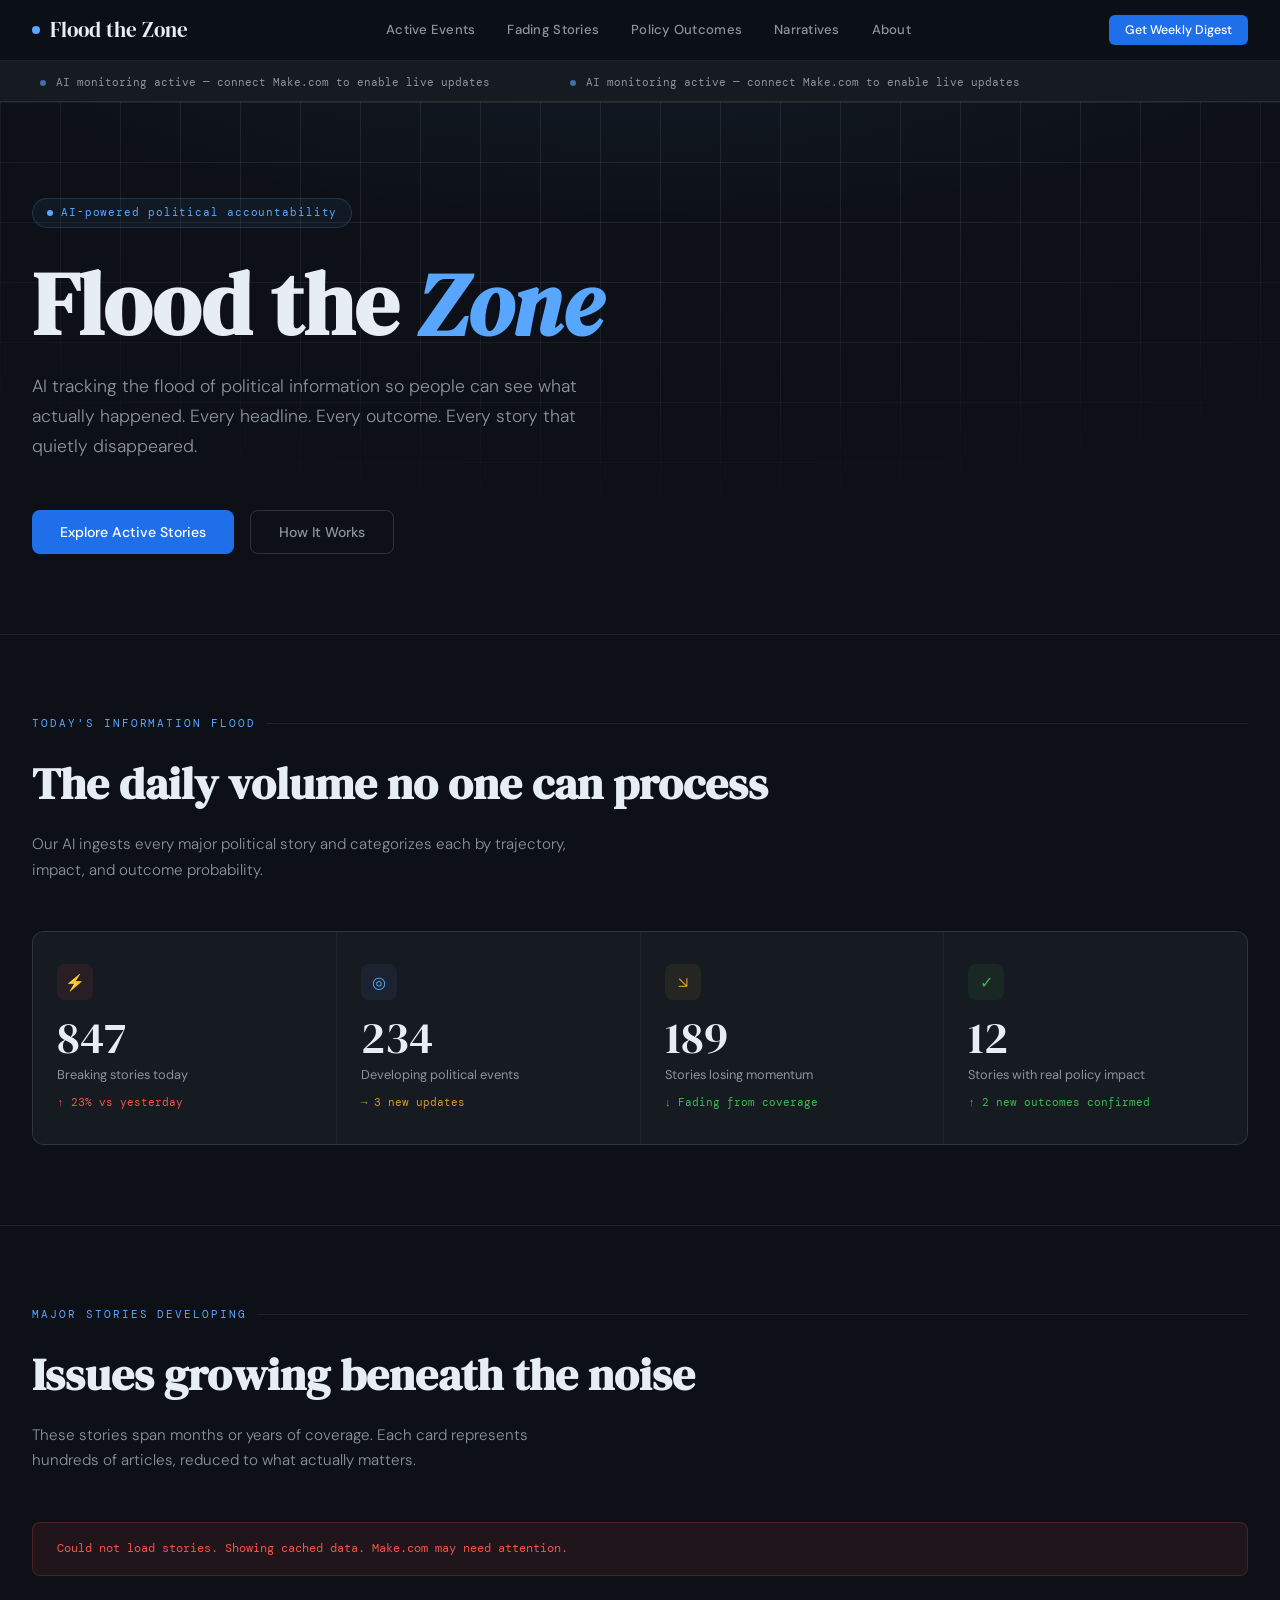
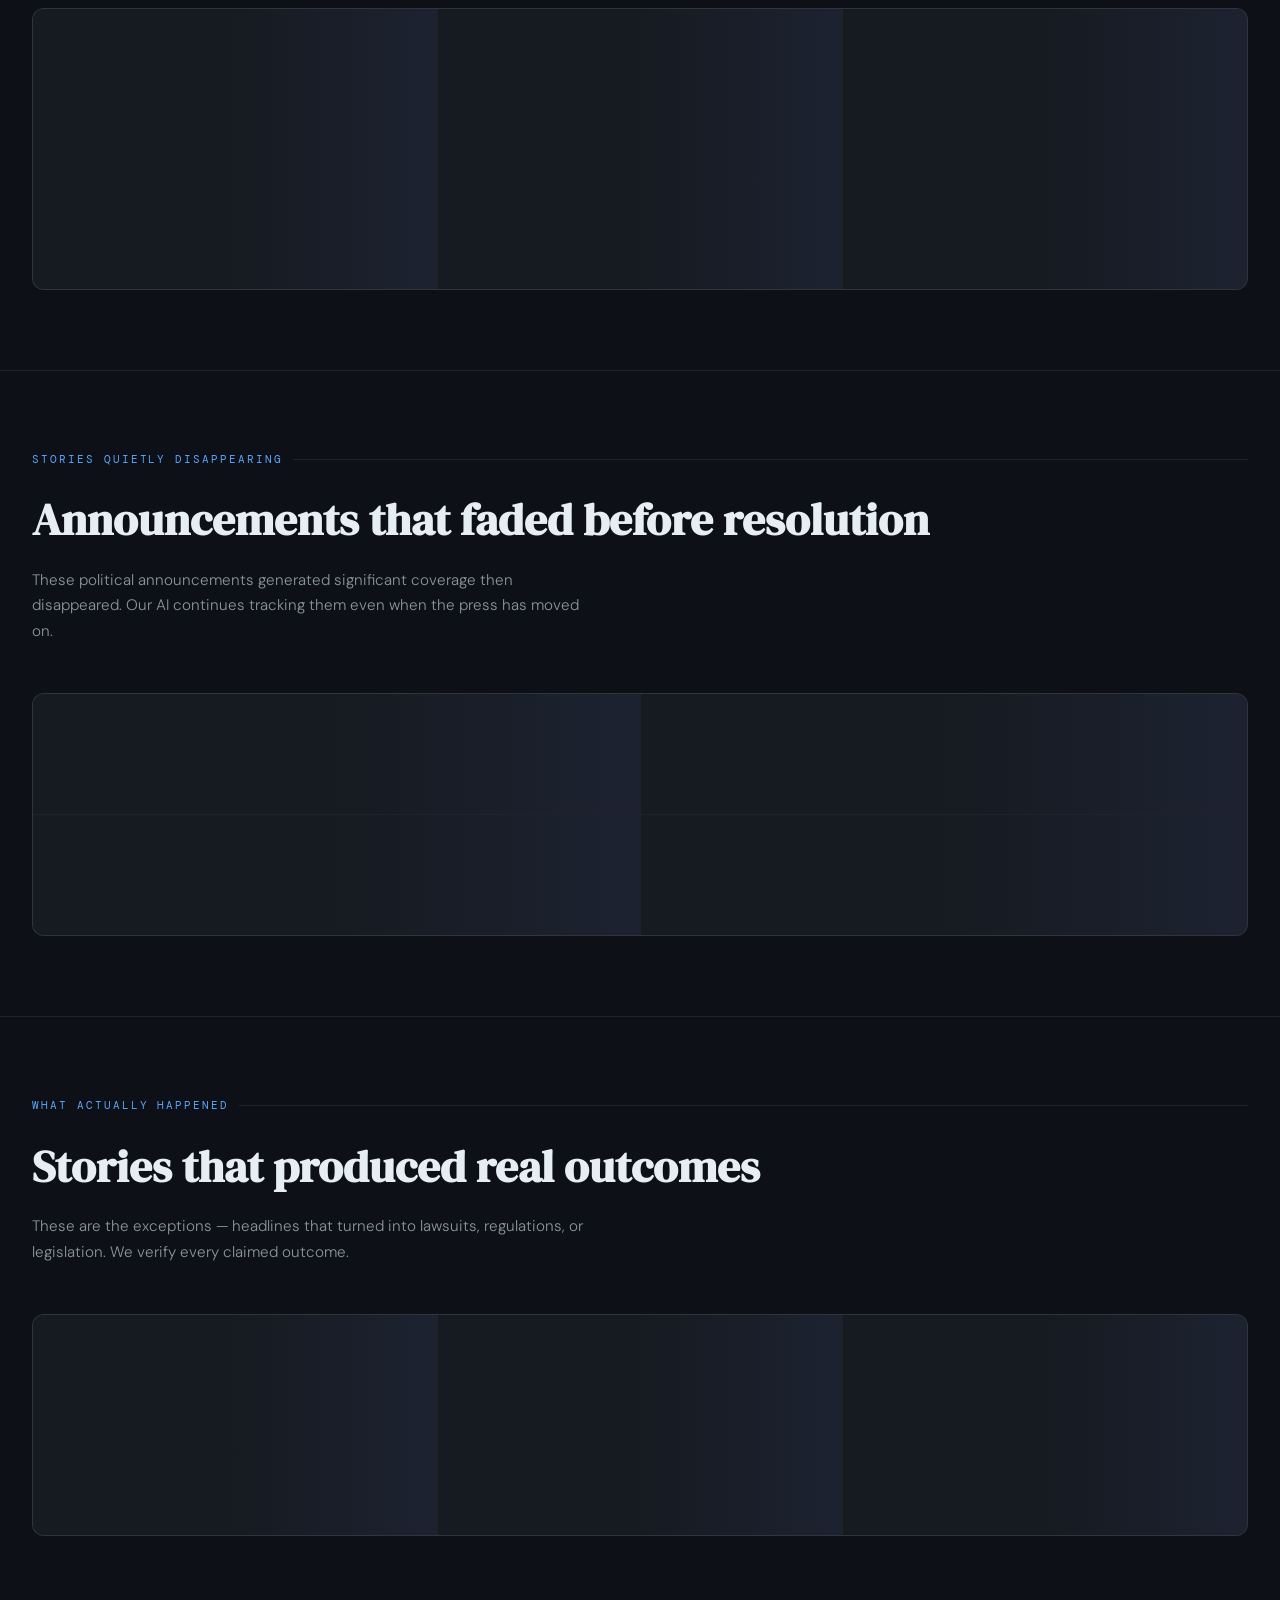
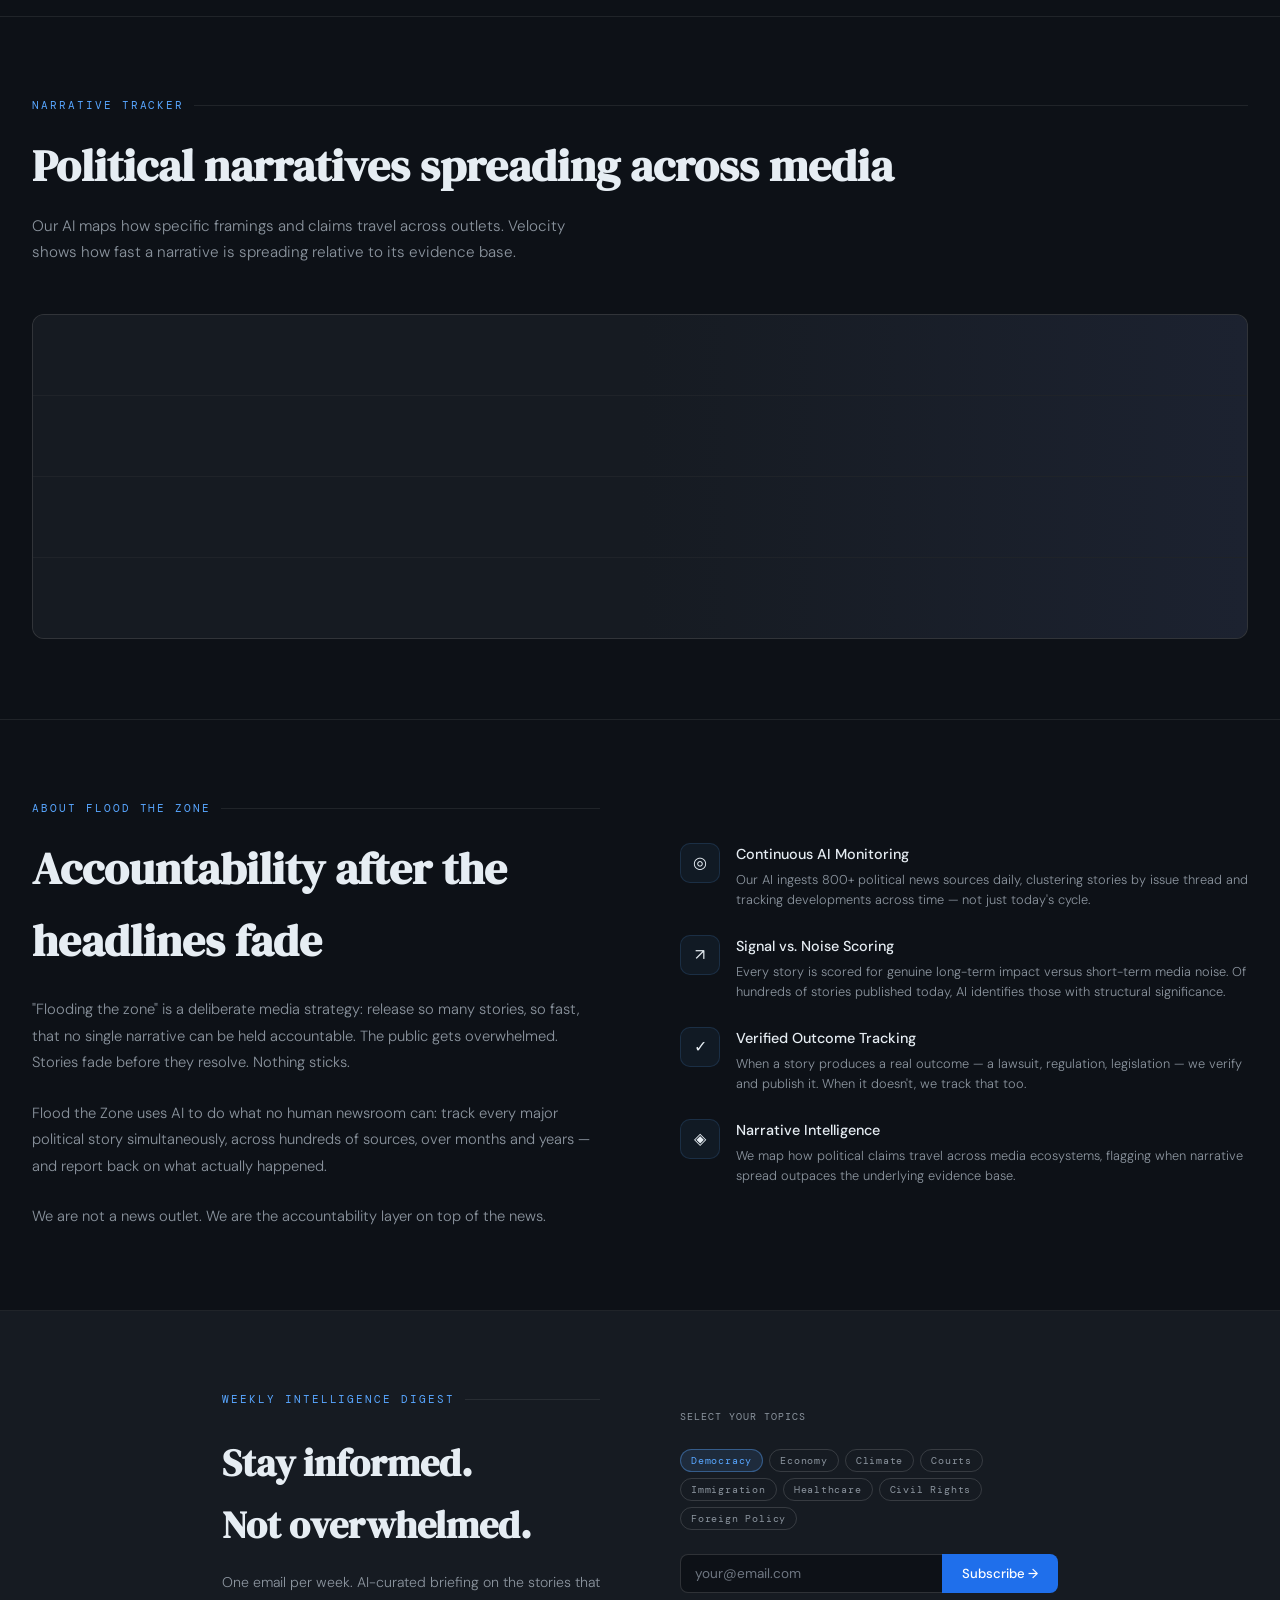
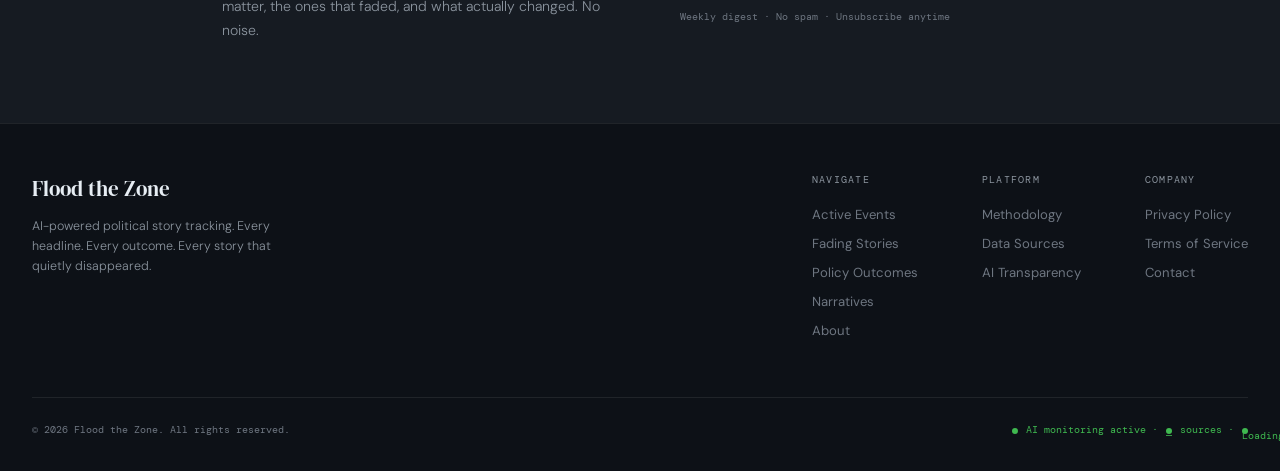
<file: index.html>
<!DOCTYPE html>
<html lang="en">
<head>
<meta charset="UTF-8">
<meta name="viewport" content="width=device-width, initial-scale=1.0">
<title>Flood the Zone — AI Political Story Tracker</title>
<link href="https://fonts.googleapis.com/css2?family=DM+Serif+Display:ital@0;1&family=DM+Sans:wght@300;400;500&family=DM+Mono:wght@400;500&display=swap" rel="stylesheet">
<style>
:root {
  --bg: #0d1117; --surface: #161b22; --surface2: #1c2230;
  --border: rgba(255,255,255,0.08); --border2: rgba(255,255,255,0.14);
  --blue: #58a6ff; --blue-dim: #1f6feb; --blue-bg: rgba(88,166,255,0.06); --blue-bg2: rgba(88,166,255,0.12);
  --text: #e6edf3; --text2: #8b949e; --text3: #6e7681;
  --red: #f85149; --red-bg: rgba(248,81,73,0.08);
  --amber: #d29922; --amber-bg: rgba(210,153,34,0.08);
  --green: #3fb950; --green-bg: rgba(63,185,80,0.08);
  --purple: #bc8cff; --purple-bg: rgba(188,140,255,0.08);
  --serif: 'DM Serif Display', serif; --sans: 'DM Sans', sans-serif; --mono: 'DM Mono', monospace;
}
*, *::before, *::after { box-sizing: border-box; margin: 0; padding: 0; }
html { scroll-behavior: smooth; }
body { background: var(--bg); color: var(--text); font-family: var(--sans); font-size: 15px; line-height: 1.6; overflow-x: hidden; }

nav { position: sticky; top: 0; z-index: 100; background: rgba(13,17,23,0.92); backdrop-filter: blur(12px); border-bottom: 1px solid var(--border); }
.nav-inner { max-width: 1280px; margin: 0 auto; padding: 0 2rem; display: flex; align-items: center; justify-content: space-between; height: 60px; }
.nav-logo { font-family: var(--serif); font-size: 1.3rem; color: var(--text); text-decoration: none; display: flex; align-items: center; gap: 10px; }
.nav-logo-dot { width: 8px; height: 8px; background: var(--blue); border-radius: 50%; animation: livepulse 2s infinite; }
@keyframes livepulse { 0%,100%{opacity:1;box-shadow:0 0 0 0 rgba(88,166,255,0.4)} 50%{opacity:0.7;box-shadow:0 0 0 6px rgba(88,166,255,0)} }
.nav-links { display: flex; gap: 0; }
.nav-links a { color: var(--text2); text-decoration: none; font-size: 0.82rem; font-weight: 500; letter-spacing: 0.02em; padding: 0 1rem; height: 60px; display: flex; align-items: center; border-bottom: 2px solid transparent; transition: all 0.2s; }
.nav-links a:hover { color: var(--text); border-bottom-color: var(--blue); }
.nav-cta { background: var(--blue-dim); color: #fff; border: none; padding: 7px 16px; font-family: var(--sans); font-size: 0.78rem; font-weight: 500; cursor: pointer; border-radius: 6px; transition: background 0.2s; }
.nav-cta:hover { background: var(--blue); }

.ticker-wrap { background: var(--surface); border-bottom: 1px solid var(--border); padding: 8px 0; overflow: hidden; white-space: nowrap; }
.ticker-inner { display: inline-flex; animation: tick 50s linear infinite; }
.ticker-item { font-family: var(--mono); font-size: 0.68rem; color: var(--text2); padding: 0 2.5rem; display: inline-flex; align-items: center; gap: 10px; }
.ticker-item::before { content: ''; width: 6px; height: 6px; background: var(--blue); border-radius: 50%; flex-shrink: 0; opacity: 0.6; }
@keyframes tick { 0%{transform:translateX(0)} 100%{transform:translateX(-50%)} }

.hero { position: relative; overflow: hidden; border-bottom: 1px solid var(--border); }
.hero-bg { position: absolute; inset: 0; background: radial-gradient(ellipse 80% 60% at 50% -20%, rgba(88,166,255,0.08) 0%, transparent 70%); pointer-events: none; }
.hero-grid { position: absolute; inset: 0; background-image: linear-gradient(var(--border) 1px, transparent 1px), linear-gradient(90deg, var(--border) 1px, transparent 1px); background-size: 60px 60px; pointer-events: none; mask-image: radial-gradient(ellipse 80% 80% at 50% 0%, black 40%, transparent 100%); }
.hero-inner { max-width: 1280px; margin: 0 auto; padding: 6rem 2rem 5rem; position: relative; }
.hero-eyebrow { display: inline-flex; align-items: center; gap: 8px; background: var(--blue-bg); border: 1px solid rgba(88,166,255,0.2); border-radius: 100px; padding: 5px 14px; font-family: var(--mono); font-size: 0.7rem; color: var(--blue); letter-spacing: 0.08em; margin-bottom: 2rem; }
.hero-eyebrow span { width: 6px; height: 6px; background: var(--blue); border-radius: 50%; display: inline-block; }
h1.hero-title { font-family: var(--serif); font-size: clamp(3rem, 7vw, 5.5rem); line-height: 1; color: var(--text); margin-bottom: 1.5rem; }
h1.hero-title em { color: var(--blue); font-style: italic; }
.hero-sub { font-size: 1.1rem; color: var(--text2); max-width: 580px; line-height: 1.7; margin-bottom: 3rem; font-weight: 300; }
.hero-actions { display: flex; gap: 1rem; flex-wrap: wrap; }
.btn-primary { background: var(--blue-dim); color: #fff; border: none; padding: 12px 28px; font-family: var(--sans); font-size: 0.88rem; font-weight: 500; cursor: pointer; border-radius: 8px; transition: background 0.2s; }
.btn-primary:hover { background: var(--blue); }
.btn-ghost { background: none; color: var(--text2); border: 1px solid var(--border2); padding: 12px 28px; font-family: var(--sans); font-size: 0.88rem; font-weight: 500; cursor: pointer; border-radius: 8px; transition: all 0.2s; }
.btn-ghost:hover { color: var(--text); border-color: var(--blue); }

section { padding: 5rem 0; border-bottom: 1px solid var(--border); }
.container { max-width: 1280px; margin: 0 auto; padding: 0 2rem; }
.section-label { font-family: var(--mono); font-size: 0.68rem; color: var(--blue); letter-spacing: 0.18em; text-transform: uppercase; margin-bottom: 1rem; display: flex; align-items: center; gap: 10px; }
.section-label::after { content: ''; flex: 1; height: 1px; background: var(--border); }
h2.section-title { font-family: var(--serif); font-size: clamp(1.8rem, 3.5vw, 2.8rem); color: var(--text); margin-bottom: 0.75rem; }
.section-desc { color: var(--text2); font-size: 0.95rem; max-width: 560px; font-weight: 300; margin-bottom: 3rem; line-height: 1.7; }

.stats-grid { display: grid; grid-template-columns: repeat(4, 1fr); gap: 1px; background: var(--border); border: 1px solid var(--border); border-radius: 12px; overflow: hidden; margin-top: 3rem; }
.stat-card { background: var(--surface); padding: 2rem 1.5rem; transition: background 0.2s; }
.stat-card:hover { background: var(--surface2); }
.stat-icon { width: 36px; height: 36px; border-radius: 8px; display: flex; align-items: center; justify-content: center; margin-bottom: 1rem; font-size: 16px; }
.stat-num { font-family: var(--serif); font-size: 2.8rem; line-height: 1; color: var(--text); margin-bottom: 4px; }
.stat-label { font-size: 0.8rem; color: var(--text2); font-weight: 400; margin-bottom: 8px; }
.stat-delta { font-family: var(--mono); font-size: 0.7rem; }
.delta-up { color: var(--red); } .delta-stable { color: var(--amber); } .delta-down { color: var(--green); }

.stories-grid { display: grid; grid-template-columns: repeat(3, 1fr); gap: 1px; background: var(--border); border: 1px solid var(--border); border-radius: 12px; overflow: hidden; }
.story-card { background: var(--surface); padding: 1.75rem; display: flex; flex-direction: column; gap: 1rem; transition: background 0.2s; cursor: pointer; position: relative; overflow: hidden; }
.story-card:hover { background: var(--surface2); }
.story-card::before { content: ''; position: absolute; top: 0; left: 0; right: 0; height: 2px; }
.story-card.hot::before { background: var(--red); }
.story-card.developing::before { background: var(--blue); }
.story-card.fading::before { background: var(--amber); }
.story-card.resolved::before { background: var(--green); }
.story-meta { display: flex; align-items: center; justify-content: space-between; }
.status-pill { font-family: var(--mono); font-size: 0.62rem; letter-spacing: 0.1em; padding: 3px 10px; border-radius: 100px; font-weight: 500; }
.pill-hot { background: var(--red-bg); color: var(--red); border: 1px solid rgba(248,81,73,0.2); }
.pill-developing { background: var(--blue-bg); color: var(--blue); border: 1px solid rgba(88,166,255,0.2); }
.pill-fading { background: var(--amber-bg); color: var(--amber); border: 1px solid rgba(210,153,34,0.2); }
.pill-resolved { background: var(--green-bg); color: var(--green); border: 1px solid rgba(63,185,80,0.2); }
.story-date { font-family: var(--mono); font-size: 0.65rem; color: var(--text3); }
.story-title { font-family: var(--serif); font-size: 1.08rem; color: var(--text); line-height: 1.35; }
.story-summary { font-size: 0.8rem; color: var(--text2); line-height: 1.6; font-weight: 300; }
.story-timeline { display: flex; flex-direction: column; gap: 0; margin-top: auto; }
.tl-item { display: flex; gap: 10px; align-items: flex-start; padding: 6px 0; border-left: 1px solid var(--border); padding-left: 14px; position: relative; font-size: 0.75rem; color: var(--text3); }
.tl-item::before { content: ''; position: absolute; left: -4px; top: 12px; width: 7px; height: 7px; border-radius: 50%; background: var(--border2); }
.tl-item.latest::before { background: var(--blue); }
.tl-item.latest { color: var(--text2); }
.tl-date { font-family: var(--mono); font-size: 0.65rem; color: var(--text3); white-space: nowrap; min-width: 72px; }
.story-analysis { background: var(--bg); border: 1px solid var(--border); border-radius: 8px; padding: 0.75rem; font-size: 0.75rem; color: var(--text2); line-height: 1.6; }
.story-analysis::before { content: 'AI ANALYSIS  '; font-family: var(--mono); font-size: 0.6rem; color: var(--blue); letter-spacing: 0.12em; display: block; margin-bottom: 4px; }

.fading-grid { display: grid; grid-template-columns: repeat(2, 1fr); gap: 1px; background: var(--border); border: 1px solid var(--border); border-radius: 12px; overflow: hidden; }
.fading-card { background: var(--surface); padding: 1.5rem; display: flex; gap: 1.25rem; align-items: flex-start; transition: background 0.2s; }
.fading-card:hover { background: var(--surface2); }
.fade-meter { flex-shrink: 0; display: flex; flex-direction: column; align-items: center; gap: 4px; }
.fade-ring { width: 44px; height: 44px; position: relative; }
.fade-ring svg { transform: rotate(-90deg); }
.fade-label { font-family: var(--mono); font-size: 0.58rem; color: var(--text3); text-align: center; }
.fading-title { font-family: var(--serif); font-size: 1rem; color: var(--text); margin-bottom: 6px; line-height: 1.3; }
.fading-desc { font-size: 0.78rem; color: var(--text2); line-height: 1.6; font-weight: 300; margin-bottom: 8px; }
.fading-announced { font-family: var(--mono); font-size: 0.65rem; color: var(--text3); }
.fading-announced span { color: var(--amber); }

.outcomes-grid { display: grid; grid-template-columns: repeat(3, 1fr); gap: 1px; background: var(--border); border: 1px solid var(--border); border-radius: 12px; overflow: hidden; }
.outcome-card { background: var(--surface); padding: 1.75rem; transition: background 0.2s; }
.outcome-card:hover { background: var(--surface2); }
.outcome-type { font-family: var(--mono); font-size: 0.62rem; letter-spacing: 0.12em; text-transform: uppercase; margin-bottom: 0.75rem; display: flex; align-items: center; gap: 8px; }
.ot-lawsuit { color: var(--blue); } .ot-legislation { color: var(--green); } .ot-regulation { color: var(--purple); }
.outcome-title { font-family: var(--serif); font-size: 1.05rem; color: var(--text); margin-bottom: 0.5rem; line-height: 1.35; }
.outcome-desc { font-size: 0.78rem; color: var(--text2); line-height: 1.6; font-weight: 300; margin-bottom: 1rem; }
.outcome-result { border-radius: 6px; padding: 10px 12px; font-size: 0.75rem; line-height: 1.5; }
.outcome-result strong { display: block; font-family: var(--mono); font-size: 0.6rem; letter-spacing: 0.1em; margin-bottom: 3px; opacity: 0.7; }
.result-lawsuit { background: var(--blue-bg); border: 1px solid rgba(88,166,255,0.15); color: var(--blue); }
.result-legislation { background: var(--green-bg); border: 1px solid rgba(63,185,80,0.15); color: var(--green); }
.result-regulation { background: var(--purple-bg); border: 1px solid rgba(188,140,255,0.15); color: var(--purple); }

.narratives-list { display: flex; flex-direction: column; gap: 1px; background: var(--border); border: 1px solid var(--border); border-radius: 12px; overflow: hidden; }
.narrative-item { background: var(--surface); padding: 1.5rem; display: grid; grid-template-columns: 1fr auto; gap: 2rem; align-items: center; transition: background 0.2s; }
.narrative-item:hover { background: var(--surface2); }
.narrative-label { font-family: var(--mono); font-size: 0.62rem; color: var(--text3); letter-spacing: 0.1em; margin-bottom: 6px; }
.narrative-title { font-family: var(--serif); font-size: 1.05rem; color: var(--text); margin-bottom: 6px; }
.narrative-desc { font-size: 0.78rem; color: var(--text2); font-weight: 300; line-height: 1.6; }
.narrative-right { display: flex; flex-direction: column; align-items: flex-end; gap: 8px; min-width: 160px; }
.spread-bar { width: 160px; height: 6px; background: var(--border); border-radius: 3px; overflow: hidden; }
.spread-fill { height: 100%; border-radius: 3px; background: var(--purple); }
.spread-label { font-family: var(--mono); font-size: 0.62rem; color: var(--text3); }
.spread-outlets { color: var(--purple); }
.velocity-badge { font-family: var(--mono); font-size: 0.6rem; padding: 3px 8px; border-radius: 100px; }
.vel-high { background: var(--red-bg); color: var(--red); border: 1px solid rgba(248,81,73,0.2); }
.vel-stable { background: var(--amber-bg); color: var(--amber); border: 1px solid rgba(210,153,34,0.2); }
.vel-rising { background: var(--red-bg); color: var(--red); border: 1px solid rgba(248,81,73,0.2); }
.vel-declining { background: var(--green-bg); color: var(--green); border: 1px solid rgba(63,185,80,0.15); }

.about-grid { display: grid; grid-template-columns: 1fr 1fr; gap: 5rem; align-items: center; }
.about-feature { display: flex; gap: 1rem; }
.about-feature-icon { width: 40px; height: 40px; border-radius: 10px; background: var(--blue-bg); border: 1px solid rgba(88,166,255,0.15); display: flex; align-items: center; justify-content: center; flex-shrink: 0; font-size: 16px; }
.about-feature-title { font-weight: 500; font-size: 0.9rem; color: var(--text); margin-bottom: 4px; }
.about-feature-desc { font-size: 0.8rem; color: var(--text2); line-height: 1.6; font-weight: 300; }
.about-right { display: flex; flex-direction: column; gap: 1.5rem; }

.signup-section { background: var(--surface); }
.signup-inner { max-width: 900px; margin: 0 auto; padding: 5rem 2rem; display: grid; grid-template-columns: 1fr 1fr; gap: 5rem; align-items: center; }
.signup-left h2 { font-family: var(--serif); font-size: clamp(1.8rem, 3vw, 2.5rem); color: var(--text); margin-bottom: 1rem; }
.signup-left p { font-size: 0.88rem; color: var(--text2); line-height: 1.7; font-weight: 300; }
.signup-right { display: flex; flex-direction: column; gap: 1rem; }
.topic-pills { display: flex; flex-wrap: wrap; gap: 6px; margin-bottom: 0.5rem; }
.topic-pill { font-family: var(--mono); font-size: 0.62rem; letter-spacing: 0.08em; padding: 4px 10px; border: 1px solid var(--border2); background: none; color: var(--text2); cursor: pointer; border-radius: 100px; transition: all 0.15s; }
.topic-pill.on { background: var(--blue-bg2); border-color: rgba(88,166,255,0.4); color: var(--blue); }
.email-row { display: flex; }
.email-input { flex: 1; background: var(--bg); border: 1px solid var(--border2); border-right: none; padding: 10px 14px; font-family: var(--sans); font-size: 0.85rem; color: var(--text); outline: none; border-radius: 8px 0 0 8px; transition: border-color 0.2s; }
.email-input:focus { border-color: var(--blue); }
.email-input::placeholder { color: var(--text3); }
.btn-signup { background: var(--blue-dim); border: none; padding: 10px 20px; font-family: var(--sans); font-size: 0.82rem; font-weight: 500; color: #fff; cursor: pointer; border-radius: 0 8px 8px 0; transition: background 0.2s; white-space: nowrap; }
.btn-signup:hover { background: var(--blue); }
.signup-note { font-family: var(--mono); font-size: 0.62rem; color: var(--text3); }

footer { background: var(--bg); border-top: 1px solid var(--border); padding: 3rem 0 2rem; }
.footer-inner { max-width: 1280px; margin: 0 auto; padding: 0 2rem; }
.footer-top { display: flex; justify-content: space-between; align-items: flex-start; gap: 3rem; margin-bottom: 3rem; }
.footer-brand { max-width: 280px; }
.footer-logo { font-family: var(--serif); font-size: 1.3rem; color: var(--text); margin-bottom: 0.75rem; }
.footer-tagline { font-size: 0.78rem; color: var(--text2); line-height: 1.6; font-weight: 300; }
.footer-links { display: flex; gap: 4rem; }
.footer-col-title { font-family: var(--mono); font-size: 0.65rem; color: var(--text2); letter-spacing: 0.12em; text-transform: uppercase; margin-bottom: 1rem; }
.footer-col a { display: block; font-size: 0.82rem; color: var(--text3); text-decoration: none; margin-bottom: 0.5rem; transition: color 0.2s; }
.footer-col a:hover { color: var(--blue); }
.footer-bottom { border-top: 1px solid var(--border); padding-top: 1.5rem; display: flex; justify-content: space-between; align-items: center; }
.footer-copy { font-family: var(--mono); font-size: 0.65rem; color: var(--text3); }
.footer-status { display: flex; align-items: center; gap: 8px; font-family: var(--mono); font-size: 0.65rem; color: var(--green); }
.footer-status span { width: 6px; height: 6px; background: var(--green); border-radius: 50%; animation: pulse2 2s infinite; }
@keyframes pulse2 { 0%,100%{opacity:1} 50%{opacity:0.4} }

/* LOADING STATE */
.loading-grid { display: grid; grid-template-columns: repeat(3,1fr); gap: 1px; background: var(--border); border: 1px solid var(--border); border-radius: 12px; overflow: hidden; }
.skeleton { background: linear-gradient(90deg, var(--surface) 25%, var(--surface2) 50%, var(--surface) 75%); background-size: 200% 100%; animation: shimmer 1.5s infinite; }
@keyframes shimmer { 0%{background-position:200% 0} 100%{background-position:-200% 0} }
.skeleton-card { height: 280px; }

.fade-up { opacity: 0; transform: translateY(20px); transition: opacity 0.6s ease, transform 0.6s ease; }
.fade-up.visible { opacity: 1; transform: translateY(0); }

/* ERROR BANNER */
.error-banner { background: var(--red-bg); border: 1px solid rgba(248,81,73,0.2); border-radius: 8px; padding: 1rem 1.5rem; font-family: var(--mono); font-size: 0.75rem; color: var(--red); margin-bottom: 2rem; display: none; }

@media(max-width:1024px) {
  .stats-grid { grid-template-columns: repeat(2,1fr); }
  .stories-grid,.loading-grid { grid-template-columns: 1fr 1fr; }
  .outcomes-grid { grid-template-columns: 1fr 1fr; }
  .about-grid { grid-template-columns: 1fr; gap: 3rem; }
  .signup-inner { grid-template-columns: 1fr; gap: 2.5rem; }
}
@media(max-width:768px) {
  .nav-links { display: none; }
  .stories-grid,.loading-grid,.fading-grid,.outcomes-grid { grid-template-columns: 1fr; }
  .footer-top { flex-direction: column; }
  .footer-links { flex-direction: column; gap: 2rem; }
  h1.hero-title { font-size: 2.8rem; }
  .narrative-item { grid-template-columns: 1fr; }
}
</style>
</head>
<body>

<nav>
  <div class="nav-inner">
    <a href="#" class="nav-logo"><div class="nav-logo-dot"></div>Flood the Zone</a>
    <div class="nav-links">
      <a href="#active">Active Events</a>
      <a href="#fading">Fading Stories</a>
      <a href="#outcomes">Policy Outcomes</a>
      <a href="#narratives">Narratives</a>
      <a href="#about">About</a>
    </div>
    <button class="nav-cta" onclick="document.getElementById('signup-email').focus()">Get Weekly Digest</button>
  </div>
</nav>

<div class="ticker-wrap"><div class="ticker-inner" id="ticker-inner"></div></div>

<div class="hero">
  <div class="hero-bg"></div>
  <div class="hero-grid"></div>
  <div class="hero-inner">
    <div class="hero-eyebrow"><span></span>AI-powered political accountability</div>
    <h1 class="hero-title">Flood the <em>Zone</em></h1>
    <p class="hero-sub">AI tracking the flood of political information so people can see what actually happened. Every headline. Every outcome. Every story that quietly disappeared.</p>
    <div class="hero-actions">
      <button class="btn-primary" onclick="document.querySelector('#active').scrollIntoView({behavior:'smooth'})">Explore Active Stories</button>
      <button class="btn-ghost" onclick="document.querySelector('#about').scrollIntoView({behavior:'smooth'})">How It Works</button>
    </div>
  </div>
</div>

<!-- STATS -->
<section id="stats">
  <div class="container">
    <div class="section-label">Today's Information Flood</div>
    <h2 class="section-title fade-up">The daily volume no one can process</h2>
    <p class="section-desc fade-up">Our AI ingests every major political story and categorizes each by trajectory, impact, and outcome probability.</p>
    <div class="stats-grid fade-up" id="stats-grid">
      <div class="stat-card"><div class="stat-icon" style="background:var(--red-bg);color:var(--red)">⚡</div><div class="stat-num" id="s1">—</div><div class="stat-label">Breaking stories today</div><div class="stat-delta delta-up">↑ 23% vs yesterday</div></div>
      <div class="stat-card"><div class="stat-icon" style="background:var(--blue-bg);color:var(--blue)">◎</div><div class="stat-num" id="s2">—</div><div class="stat-label">Developing political events</div><div class="stat-delta delta-stable">→ 3 new updates</div></div>
      <div class="stat-card"><div class="stat-icon" style="background:var(--amber-bg);color:var(--amber)">↘</div><div class="stat-num" id="s3">—</div><div class="stat-label">Stories losing momentum</div><div class="stat-delta delta-down">↓ Fading from coverage</div></div>
      <div class="stat-card"><div class="stat-icon" style="background:var(--green-bg);color:var(--green)">✓</div><div class="stat-num" id="s4">—</div><div class="stat-label">Stories with real policy impact</div><div class="stat-delta delta-down">↑ 2 new outcomes confirmed</div></div>
    </div>
  </div>
</section>

<!-- MAJOR STORIES -->
<section id="active">
  <div class="container">
    <div class="section-label">Major Stories Developing</div>
    <h2 class="section-title fade-up">Issues growing beneath the noise</h2>
    <p class="section-desc fade-up">These stories span months or years of coverage. Each card represents hundreds of articles, reduced to what actually matters.</p>
    <div class="error-banner" id="stories-error">Could not load stories. Showing cached data. Make.com may need attention.</div>
    <div id="stories-container" class="loading-grid fade-up">
      <div class="skeleton skeleton-card"></div>
      <div class="skeleton skeleton-card"></div>
      <div class="skeleton skeleton-card"></div>
    </div>
  </div>
</section>

<!-- FADING -->
<section id="fading">
  <div class="container">
    <div class="section-label">Stories Quietly Disappearing</div>
    <h2 class="section-title fade-up">Announcements that faded before resolution</h2>
    <p class="section-desc fade-up">These political announcements generated significant coverage then disappeared. Our AI continues tracking them even when the press has moved on.</p>
    <div id="fading-container" class="fading-grid fade-up">
      <div class="skeleton" style="height:120px"></div>
      <div class="skeleton" style="height:120px"></div>
      <div class="skeleton" style="height:120px"></div>
      <div class="skeleton" style="height:120px"></div>
    </div>
  </div>
</section>

<!-- OUTCOMES -->
<section id="outcomes">
  <div class="container">
    <div class="section-label">What Actually Happened</div>
    <h2 class="section-title fade-up">Stories that produced real outcomes</h2>
    <p class="section-desc fade-up">These are the exceptions — headlines that turned into lawsuits, regulations, or legislation. We verify every claimed outcome.</p>
    <div id="outcomes-container" class="outcomes-grid fade-up">
      <div class="skeleton" style="height:220px"></div>
      <div class="skeleton" style="height:220px"></div>
      <div class="skeleton" style="height:220px"></div>
    </div>
  </div>
</section>

<!-- NARRATIVES -->
<section id="narratives">
  <div class="container">
    <div class="section-label">Narrative Tracker</div>
    <h2 class="section-title fade-up">Political narratives spreading across media</h2>
    <p class="section-desc fade-up">Our AI maps how specific framings and claims travel across outlets. Velocity shows how fast a narrative is spreading relative to its evidence base.</p>
    <div id="narratives-container" class="narratives-list fade-up">
      <div class="skeleton" style="height:80px"></div>
      <div class="skeleton" style="height:80px"></div>
      <div class="skeleton" style="height:80px"></div>
      <div class="skeleton" style="height:80px"></div>
    </div>
  </div>
</section>

<!-- ABOUT -->
<section id="about">
  <div class="container">
    <div class="about-grid">
      <div class="fade-up">
        <div class="section-label">About Flood the Zone</div>
        <h2 class="section-title" style="margin-bottom:1.25rem;">Accountability after the headlines fade</h2>
        <p style="color:var(--text2);font-size:0.92rem;line-height:1.8;font-weight:300;margin-bottom:1.5rem;">"Flooding the zone" is a deliberate media strategy: release so many stories, so fast, that no single narrative can be held accountable. The public gets overwhelmed. Stories fade before they resolve. Nothing sticks.</p>
        <p style="color:var(--text2);font-size:0.92rem;line-height:1.8;font-weight:300;margin-bottom:1.5rem;">Flood the Zone uses AI to do what no human newsroom can: track every major political story simultaneously, across hundreds of sources, over months and years — and report back on what actually happened.</p>
        <p style="color:var(--text2);font-size:0.92rem;line-height:1.8;font-weight:300;">We are not a news outlet. We are the accountability layer on top of the news.</p>
      </div>
      <div class="about-right fade-up">
        <div class="about-feature"><div class="about-feature-icon">◎</div><div><div class="about-feature-title">Continuous AI Monitoring</div><div class="about-feature-desc">Our AI ingests 800+ political news sources daily, clustering stories by issue thread and tracking developments across time — not just today's cycle.</div></div></div>
        <div class="about-feature"><div class="about-feature-icon">↗</div><div><div class="about-feature-title">Signal vs. Noise Scoring</div><div class="about-feature-desc">Every story is scored for genuine long-term impact versus short-term media noise. Of hundreds of stories published today, AI identifies those with structural significance.</div></div></div>
        <div class="about-feature"><div class="about-feature-icon">✓</div><div><div class="about-feature-title">Verified Outcome Tracking</div><div class="about-feature-desc">When a story produces a real outcome — a lawsuit, regulation, legislation — we verify and publish it. When it doesn't, we track that too.</div></div></div>
        <div class="about-feature"><div class="about-feature-icon">◈</div><div><div class="about-feature-title">Narrative Intelligence</div><div class="about-feature-desc">We map how political claims travel across media ecosystems, flagging when narrative spread outpaces the underlying evidence base.</div></div></div>
      </div>
    </div>
  </div>
</section>

<!-- SIGNUP -->
<div class="signup-section" id="signup">
  <div class="signup-inner">
    <div class="signup-left">
      <div class="section-label" style="margin-bottom:1.5rem;">Weekly Intelligence Digest</div>
      <h2>Stay informed.<br>Not overwhelmed.</h2>
      <p style="margin-top:1rem;">One email per week. AI-curated briefing on the stories that matter, the ones that faded, and what actually changed. No noise.</p>
    </div>
    <div class="signup-right">
      <div style="font-family:var(--mono);font-size:0.62rem;color:var(--text2);letter-spacing:0.1em;margin-bottom:8px;">SELECT YOUR TOPICS</div>
      <div class="topic-pills">
        <button class="topic-pill on" onclick="this.classList.toggle('on')">Democracy</button>
        <button class="topic-pill" onclick="this.classList.toggle('on')">Economy</button>
        <button class="topic-pill" onclick="this.classList.toggle('on')">Climate</button>
        <button class="topic-pill" onclick="this.classList.toggle('on')">Courts</button>
        <button class="topic-pill" onclick="this.classList.toggle('on')">Immigration</button>
        <button class="topic-pill" onclick="this.classList.toggle('on')">Healthcare</button>
        <button class="topic-pill" onclick="this.classList.toggle('on')">Civil Rights</button>
        <button class="topic-pill" onclick="this.classList.toggle('on')">Foreign Policy</button>
      </div>
      <div class="email-row">
        <input type="email" class="email-input" id="signup-email" placeholder="your@email.com" />
        <button class="btn-signup" onclick="handleSignup()">Subscribe →</button>
      </div>
      <div class="signup-note" id="signup-note">Weekly digest · No spam · Unsubscribe anytime</div>
    </div>
  </div>
</div>

<footer>
  <div class="footer-inner">
    <div class="footer-top">
      <div class="footer-brand">
        <div class="footer-logo">Flood the Zone</div>
        <div class="footer-tagline">AI-powered political story tracking. Every headline. Every outcome. Every story that quietly disappeared.</div>
      </div>
      <div class="footer-links">
        <div class="footer-col">
          <div class="footer-col-title">Navigate</div>
          <a href="#active">Active Events</a><a href="#fading">Fading Stories</a>
          <a href="#outcomes">Policy Outcomes</a><a href="#narratives">Narratives</a><a href="#about">About</a>
        </div>
        <div class="footer-col">
          <div class="footer-col-title">Platform</div>
          <a href="#">Methodology</a><a href="#">Data Sources</a><a href="#">AI Transparency</a>
        </div>
        <div class="footer-col">
          <div class="footer-col-title">Company</div>
          <a href="#">Privacy Policy</a><a href="#">Terms of Service</a><a href="#">Contact</a>
        </div>
      </div>
    </div>
    <div class="footer-bottom">
      <div class="footer-copy">© 2026 Flood the Zone. All rights reserved.</div>
      <div class="footer-status" id="footer-status"><span></span>AI monitoring active · <span id="footer-sources">—</span> sources · <span id="footer-updated">Loading...</span></div>
    </div>
  </div>
</footer>

<script>
// ── RENDER HELPERS ──────────────────────────────────────────────────────────
function pillClass(status) {
  return { hot:'pill-hot', developing:'pill-developing', fading:'pill-fading', resolved:'pill-resolved' }[status] || 'pill-developing';
}
function statusEmoji(status) {
  return { hot:'🔴', developing:'◎', fading:'↘', resolved:'✓' }[status] || '◎';
}
function countUp(el, target) {
  let c = 0; const step = Math.ceil(target / 50);
  const t = setInterval(() => { c = Math.min(c + step, target); el.textContent = c.toLocaleString(); if (c >= target) clearInterval(t); }, 25);
}
function fadeRingOffset(pct) {
  const circumference = 2 * Math.PI * 17;
  return circumference - (pct / 100) * circumference;
}

// ── RENDER FUNCTIONS ─────────────────────────────────────────────────────────
function renderTicker(items) {
  const doubled = [...items, ...items];
  document.getElementById('ticker-inner').innerHTML =
    doubled.map(t => `<span class="ticker-item">${t}</span>`).join('');
}

function renderStats(stats) {
  const ids = ['s1','s2','s3','s4'];
  const vals = [stats.breaking_today, stats.developing, stats.losing_momentum, stats.real_policy_impact];
  ids.forEach((id, i) => countUp(document.getElementById(id), vals[i]));
}

function renderStories(stories) {
  document.getElementById('stories-container').className = 'stories-grid fade-up visible';
  document.getElementById('stories-container').innerHTML = stories.map(s => `
    <div class="story-card ${s.status}">
      <div class="story-meta">
        <span class="status-pill ${pillClass(s.status)}">${statusEmoji(s.status)} ${s.status_label}</span>
        <span class="story-date">Updated ${s.updated}</span>
      </div>
      <div class="story-title">${s.title}</div>
      <div class="story-summary">${s.summary}</div>
      <div class="story-timeline">
        ${s.timeline.map(t => `
          <div class="tl-item ${t.latest ? 'latest' : ''}">
            <span class="tl-date">${t.date}</span>
            <span>${t.event}</span>
          </div>`).join('')}
      </div>
      <div class="story-analysis">${s.analysis}</div>
    </div>
  `).join('');
}

function renderFading(items) {
  document.getElementById('fading-container').className = 'fading-grid fade-up visible';
  document.getElementById('fading-container').innerHTML = items.map(item => {
    const circ = 2 * Math.PI * 17;
    const offset = circ - (item.coverage_remaining / 100) * circ;
    return `
    <div class="fading-card">
      <div class="fade-meter">
        <div class="fade-ring">
          <svg viewBox="0 0 44 44" width="44" height="44">
            <circle cx="22" cy="22" r="17" fill="none" stroke="#1c2230" stroke-width="5"/>
            <circle cx="22" cy="22" r="17" fill="none" stroke="#d29922" stroke-width="5"
              stroke-dasharray="${circ.toFixed(1)}" stroke-dashoffset="${offset.toFixed(1)}" stroke-linecap="round"/>
          </svg>
        </div>
        <div class="fade-label">${item.coverage_remaining}%<br>coverage</div>
      </div>
      <div>
        <div class="fading-title">${item.title}</div>
        <div class="fading-desc">${item.description}</div>
        <div class="fading-announced">Announced <span>${item.announced}</span> · Last coverage <span>${item.last_coverage}</span></div>
      </div>
    </div>`;
  }).join('');
}

function renderOutcomes(items) {
  document.getElementById('outcomes-container').className = 'outcomes-grid fade-up visible';
  document.getElementById('outcomes-container').innerHTML = items.map(item => `
    <div class="outcome-card">
      <div class="outcome-type ot-${item.type}">${item.type_label}</div>
      <div class="outcome-title">${item.title}</div>
      <div class="outcome-desc">${item.description}</div>
      <div class="outcome-result result-${item.type}">
        <strong>Verified Outcome</strong>${item.result}
      </div>
    </div>
  `).join('');
}

function renderNarratives(items) {
  document.getElementById('narratives-container').className = 'narratives-list fade-up visible';
  document.getElementById('narratives-container').innerHTML = items.map(item => `
    <div class="narrative-item">
      <div>
        <div class="narrative-label">${item.status} Narrative · ${item.category}</div>
        <div class="narrative-title">${item.title}</div>
        <div class="narrative-desc">${item.description}</div>
      </div>
      <div class="narrative-right">
        <div class="spread-bar"><div class="spread-fill" style="width:${item.outlet_spread}%"></div></div>
        <div class="spread-label">Outlet spread: <span class="spread-outlets">${item.outlet_spread}% of tracked media</span></div>
        <span class="velocity-badge vel-${item.velocity}">${
          item.velocity==='high'?'↑ ':item.velocity==='rising'?'↑ ':item.velocity==='declining'?'↓ ':'→ '
        }${item.velocity_label}</span>
      </div>
    </div>
  `).join('');
}

function renderFooter(meta) {
  document.getElementById('footer-sources').textContent = meta.sources_monitored.toLocaleString();
  const updated = new Date(meta.last_updated);
  const mins = Math.round((Date.now() - updated.getTime()) / 60000);
  document.getElementById('footer-updated').textContent =
    mins < 60 ? `Updated ${mins}m ago` : `Updated ${Math.round(mins/60)}h ago`;
}

// ── MAIN DATA LOAD ───────────────────────────────────────────────────────────
async function loadData() {
  try {
    const res = await fetch('./stories.json?v=' + Date.now());
    if (!res.ok) throw new Error('HTTP ' + res.status);
    const data = await res.json();

    renderTicker(data.ticker);
    renderStats(data.stats);
    renderStories(data.major_stories);
    renderFading(data.fading_stories);
    renderOutcomes(data.outcomes);
    renderNarratives(data.narratives);
    renderFooter(data.meta);

  } catch (err) {
    console.warn('stories.json load failed:', err.message);
    document.getElementById('stories-error').style.display = 'block';
    // Fallback: render static placeholder so page is never broken
    renderTicker(['AI monitoring active — connect Make.com to enable live updates']);
  }
}

// ── INTERSECTION OBSERVER ────────────────────────────────────────────────────
const observer = new IntersectionObserver(entries => {
  entries.forEach(e => { if (e.isIntersecting) { e.target.classList.add('visible'); observer.unobserve(e.target); } });
}, { threshold: 0.08 });
document.querySelectorAll('.fade-up').forEach(el => observer.observe(el));

// ── EMAIL SIGNUP ─────────────────────────────────────────────────────────────
function handleSignup() {
  const input = document.getElementById('signup-email');
  const note = document.getElementById('signup-note');
  const email = input.value.trim();
  if (!/^[^\s@]+@[^\s@]+\.[^\s@]+$/.test(email)) {
    note.textContent = '⚠ Please enter a valid email address.';
    note.style.color = 'var(--red)'; return;
  }
  note.textContent = '✓ Subscribed. Check your inbox for confirmation.';
  note.style.color = 'var(--green)';
  input.value = '';
  setTimeout(() => { note.textContent = 'Weekly digest · No spam · Unsubscribe anytime'; note.style.color = ''; }, 6000);
}
document.getElementById('signup-email').addEventListener('keydown', e => { if (e.key === 'Enter') handleSignup(); });

// ── INIT ─────────────────────────────────────────────────────────────────────
loadData();
</script>
</body>
</html>
</file>
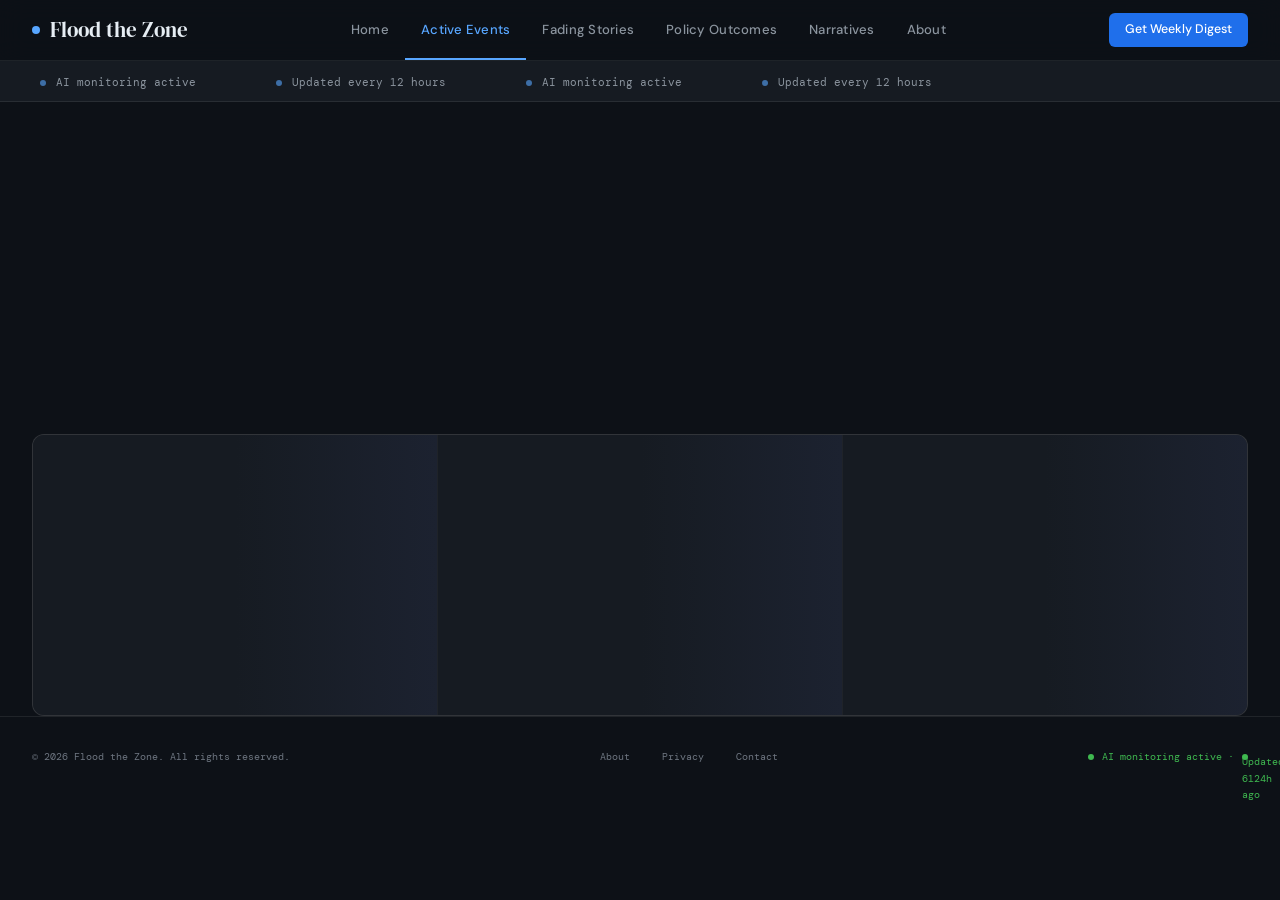
<file: active.html>
<!DOCTYPE html>
<html lang="en">
<head>
<meta charset="UTF-8">
<meta name="viewport" content="width=device-width, initial-scale=1.0">
<title>Active Events — Flood the Zone</title>
<link href="https://fonts.googleapis.com/css2?family=DM+Serif+Display:ital@0;1&family=DM+Sans:wght@300;400;500&family=DM+Mono:wght@400;500&display=swap" rel="stylesheet">
<link rel="stylesheet" href="/shared.css">
</head>
<body>
<div id="nav-placeholder"></div>
<main>
  <div class="container">
    <div class="page-header fade-up">
      <div class="section-label">Active Events</div>
      <h1 class="page-title">Major stories developing now</h1>
      <p class="page-desc">These stories span months or years of coverage. Each one represents hundreds of articles reduced to what actually matters.</p>
    </div>
    <div id="stories-container" class="cards-grid fade-up">
      <div class="skeleton" style="height:280px"></div>
      <div class="skeleton" style="height:280px"></div>
      <div class="skeleton" style="height:280px"></div>
    </div>
  </div>
</main>
<div id="footer-placeholder"></div>
<script src="/shared.js"></script>
<script>
document.getElementById('nav-placeholder').innerHTML = renderNav();
document.getElementById('footer-placeholder').innerHTML = renderFooter();
setActiveNav();
injectModal();

async function init() {
  const data = await loadStories();
  if (!data) return;
  renderTicker(data.ticker);
  updateFooterTime(data.meta.last_updated);

  const stories = data.major_stories || [];
  document.getElementById('stories-container').className = 'cards-grid fade-up visible';
  document.getElementById('stories-container').innerHTML = stories.map(s => `
    <div class="story-card ${s.status}" onclick="handleStoryClick(${JSON.stringify(s).replace(/"/g, '&quot;')})">
      <div class="card-meta">
        <span class="status-pill ${pillClass(s.status)}">${statusEmoji(s.status)} ${s.status_label}</span>
        <span class="card-date">Updated ${s.updated}</span>
      </div>
      <div class="card-title">${s.title}</div>
      <div class="card-summary">${s.summary}</div>
      <div class="card-footer">
        <span class="card-category">${s.category} · ${s.articles_tracked} articles</span>
        <span class="card-arrow">→</span>
      </div>
    </div>`).join('');
  initFadeUp();
}
init();
</script>
</body>
</html>
</file>
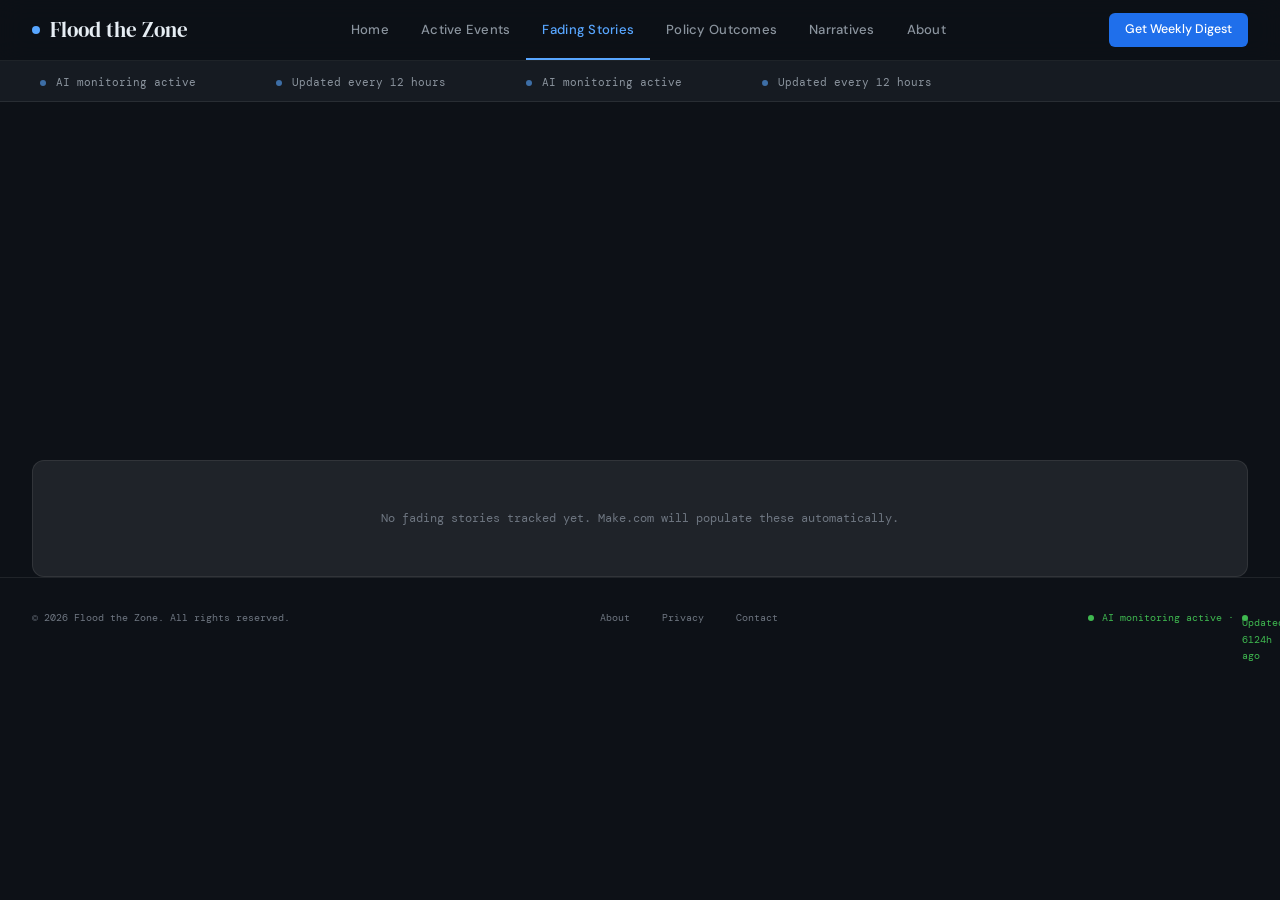
<file: fading.html>
<!DOCTYPE html>
<html lang="en">
<head>
<meta charset="UTF-8">
<meta name="viewport" content="width=device-width, initial-scale=1.0">
<title>Fading Stories — Flood the Zone</title>
<link href="https://fonts.googleapis.com/css2?family=DM+Serif+Display:ital@0;1&family=DM+Sans:wght@300;400;500&family=DM+Mono:wght@400;500&display=swap" rel="stylesheet">
<link rel="stylesheet" href="/shared.css">
<style>
.fading-grid { display: grid; grid-template-columns: repeat(2,1fr); gap: 1px; background: var(--border); border: 1px solid var(--border); border-radius: 12px; overflow: hidden; margin-top: 2rem; }
.fading-card { background: var(--surface); padding: 1.5rem; display: flex; gap: 1.25rem; align-items: flex-start; transition: background 0.2s; cursor: pointer; }
.fading-card:hover { background: var(--surface2); }
.fade-meter { flex-shrink: 0; display: flex; flex-direction: column; align-items: center; gap: 4px; }
.fade-ring { width: 52px; height: 52px; }
.fade-ring svg { transform: rotate(-90deg); }
.fade-label { font-family: var(--mono); font-size: 0.58rem; color: var(--text3); text-align: center; line-height: 1.3; }
.fading-title { font-family: var(--serif); font-size: 1rem; color: var(--text); margin-bottom: 6px; line-height: 1.3; }
.fading-desc { font-size: 0.78rem; color: var(--text2); line-height: 1.6; font-weight: 300; margin-bottom: 8px; }
.fading-announced { font-family: var(--mono); font-size: 0.65rem; color: var(--text3); }
.fading-announced span { color: var(--amber); }
@media(max-width:768px) { .fading-grid { grid-template-columns: 1fr; } }
</style>
</head>
<body>
<div id="nav-placeholder"></div>
<main>
  <div class="container">
    <div class="page-header fade-up">
      <div class="section-label">Fading Stories</div>
      <h1 class="page-title">Announcements fading before resolution</h1>
      <p class="page-desc">These political announcements generated significant coverage then disappeared. Our AI continues tracking them even when the press has moved on.</p>
    </div>
    <div id="fading-container" class="fading-grid fade-up">
      <div class="skeleton" style="height:130px"></div>
      <div class="skeleton" style="height:130px"></div>
      <div class="skeleton" style="height:130px"></div>
      <div class="skeleton" style="height:130px"></div>
    </div>
  </div>
</main>
<div id="footer-placeholder"></div>
<script src="/shared.js"></script>
<script>
document.getElementById('nav-placeholder').innerHTML = renderNav();
document.getElementById('footer-placeholder').innerHTML = renderFooter();
setActiveNav();

async function init() {
  const data = await loadStories();
  if (!data) return;
  renderTicker(data.ticker);
  updateFooterTime(data.meta.last_updated);

  const items = data.fading_stories || [];
  document.getElementById('fading-container').className = 'fading-grid fade-up visible';

  if (items.length === 0) {
    document.getElementById('fading-container').innerHTML = `<div style="padding:3rem;text-align:center;grid-column:1/-1;font-family:var(--mono);font-size:0.75rem;color:var(--text3);">No fading stories tracked yet. Make.com will populate these automatically.</div>`;
    return;
  }

  document.getElementById('fading-container').innerHTML = items.map(item => {
    const circ = 2 * Math.PI * 20;
    const offset = circ - (item.coverage_remaining / 100) * circ;
    return `
    <div class="fading-card">
      <div class="fade-meter">
        <div class="fade-ring">
          <svg viewBox="0 0 44 44" width="52" height="52">
            <circle cx="22" cy="22" r="20" fill="none" stroke="#1c2230" stroke-width="4"/>
            <circle cx="22" cy="22" r="20" fill="none" stroke="#d29922" stroke-width="4"
              stroke-dasharray="${circ.toFixed(1)}" stroke-dashoffset="${offset.toFixed(1)}" stroke-linecap="round"/>
          </svg>
        </div>
        <div class="fade-label">${item.coverage_remaining}%<br>coverage</div>
      </div>
      <div>
        <div class="fading-title">${item.title}</div>
        <div class="fading-desc">${item.description}</div>
        <div class="fading-announced">Announced <span>${item.announced}</span> · Last coverage <span>${item.last_coverage}</span></div>
      </div>
    </div>`;
  }).join('');
  initFadeUp();
}
init();
</script>
</body>
</html>
</file>
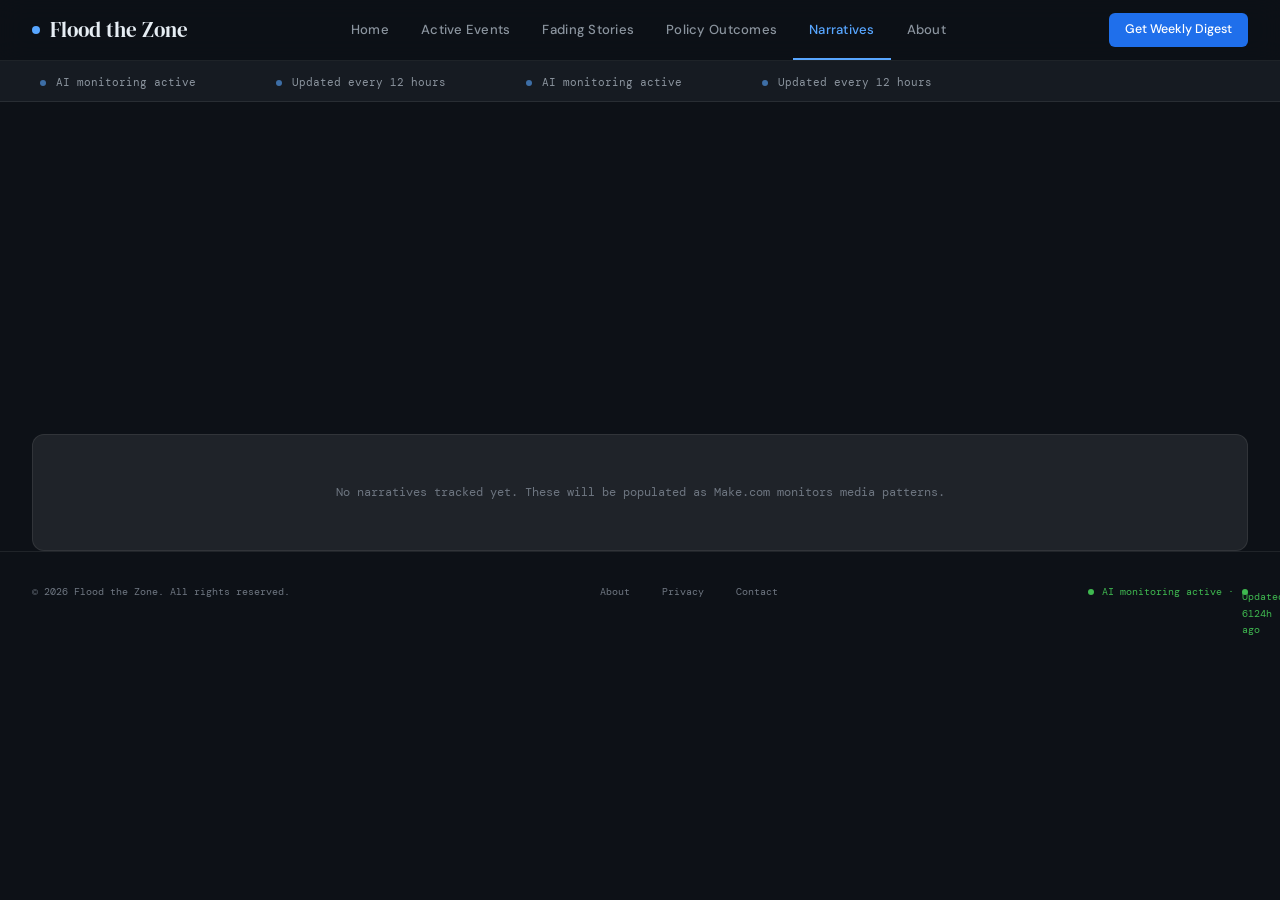
<file: narratives.html>
<!DOCTYPE html>
<html lang="en">
<head>
<meta charset="UTF-8">
<meta name="viewport" content="width=device-width, initial-scale=1.0">
<title>Narrative Tracker — Flood the Zone</title>
<link href="https://fonts.googleapis.com/css2?family=DM+Serif+Display:ital@0;1&family=DM+Sans:wght@300;400;500&family=DM+Mono:wght@400;500&display=swap" rel="stylesheet">
<link rel="stylesheet" href="/shared.css">
<style>
.narratives-list { display: flex; flex-direction: column; gap: 1px; background: var(--border); border: 1px solid var(--border); border-radius: 12px; overflow: hidden; margin-top: 2rem; }
.narrative-item { background: var(--surface); padding: 1.5rem; display: grid; grid-template-columns: 1fr auto; gap: 2rem; align-items: center; transition: background 0.2s; cursor: pointer; }
.narrative-item:hover { background: var(--surface2); }
.narrative-label { font-family: var(--mono); font-size: 0.62rem; color: var(--text3); letter-spacing: 0.1em; margin-bottom: 6px; }
.narrative-title { font-family: var(--serif); font-size: 1.05rem; color: var(--text); margin-bottom: 6px; }
.narrative-desc { font-size: 0.78rem; color: var(--text2); font-weight: 300; line-height: 1.6; }
.narrative-right { display: flex; flex-direction: column; align-items: flex-end; gap: 8px; min-width: 160px; }
.spread-bar { width: 160px; height: 6px; background: var(--border); border-radius: 3px; overflow: hidden; }
.spread-fill { height: 100%; border-radius: 3px; background: var(--purple); }
.spread-label { font-family: var(--mono); font-size: 0.62rem; color: var(--text3); }
.spread-outlets { color: var(--purple); }
.velocity-badge { font-family: var(--mono); font-size: 0.6rem; padding: 3px 8px; border-radius: 100px; }
.vel-high,.vel-rising { background: var(--red-bg); color: var(--red); border: 1px solid rgba(248,81,73,0.2); }
.vel-stable { background: var(--amber-bg); color: var(--amber); border: 1px solid rgba(210,153,34,0.2); }
.vel-declining { background: var(--green-bg); color: var(--green); border: 1px solid rgba(63,185,80,0.15); }
@media(max-width:768px) { .narrative-item { grid-template-columns: 1fr; } .narrative-right { align-items: flex-start; } }
</style>
</head>
<body>
<div id="nav-placeholder"></div>
<main>
  <div class="container">
    <div class="page-header fade-up">
      <div class="section-label">Narrative Tracker</div>
      <h1 class="page-title">Political narratives spreading across media</h1>
      <p class="page-desc">Our AI maps how specific framings and claims travel across outlets. Velocity shows how fast a narrative is spreading relative to its evidence base.</p>
    </div>
    <div id="narratives-container" class="narratives-list fade-up">
      <div class="skeleton" style="height:90px"></div>
      <div class="skeleton" style="height:90px"></div>
      <div class="skeleton" style="height:90px"></div>
      <div class="skeleton" style="height:90px"></div>
    </div>
  </div>
</main>
<div id="footer-placeholder"></div>
<script src="/shared.js"></script>
<script>
document.getElementById('nav-placeholder').innerHTML = renderNav();
document.getElementById('footer-placeholder').innerHTML = renderFooter();
setActiveNav();

async function init() {
  const data = await loadStories();
  if (!data) return;
  renderTicker(data.ticker);
  updateFooterTime(data.meta.last_updated);

  const items = data.narratives || [];
  document.getElementById('narratives-container').className = 'narratives-list fade-up visible';

  if (items.length === 0) {
    document.getElementById('narratives-container').innerHTML = `<div style="padding:3rem;text-align:center;font-family:var(--mono);font-size:0.75rem;color:var(--text3);">No narratives tracked yet. These will be populated as Make.com monitors media patterns.</div>`;
    return;
  }

  const velLabel = v => ({ high:'↑ High velocity', rising:'↑ Rising fast', stable:'→ Stable', declining:'↓ Declining' }[v] || v);

  document.getElementById('narratives-container').innerHTML = items.map(item => `
    <div class="narrative-item">
      <div>
        <div class="narrative-label">${item.status} Narrative · ${item.category}</div>
        <div class="narrative-title">${item.title}</div>
        <div class="narrative-desc">${item.description}</div>
      </div>
      <div class="narrative-right">
        <div class="spread-bar"><div class="spread-fill" style="width:${item.outlet_spread}%"></div></div>
        <div class="spread-label">Outlet spread: <span class="spread-outlets">${item.outlet_spread}% of tracked media</span></div>
        <span class="velocity-badge vel-${item.velocity}">${velLabel(item.velocity)}</span>
      </div>
    </div>`).join('');
  initFadeUp();
}
init();
</script>
</body>
</html>
</file>
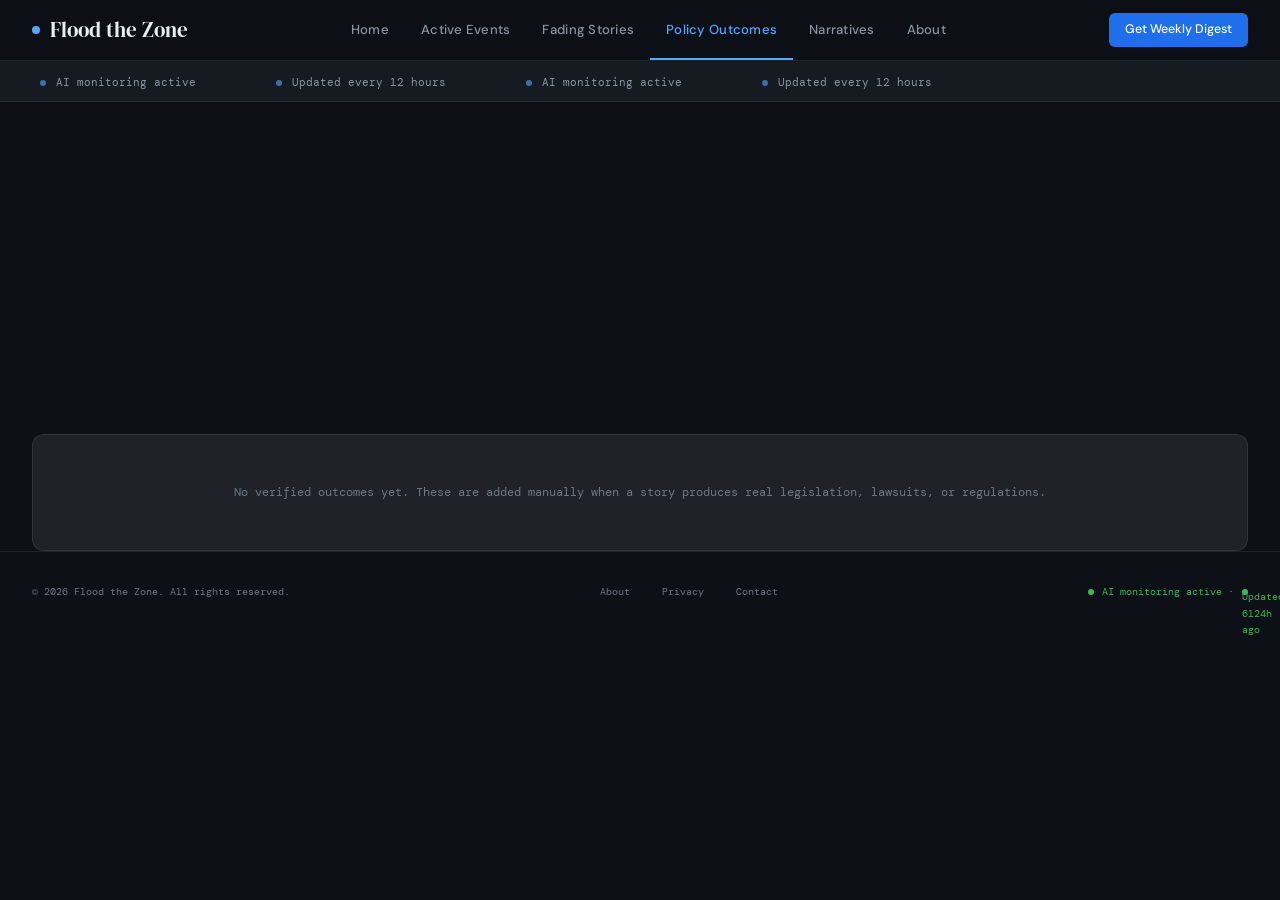
<file: outcomes.html>
<!DOCTYPE html>
<html lang="en">
<head>
<meta charset="UTF-8">
<meta name="viewport" content="width=device-width, initial-scale=1.0">
<title>Policy Outcomes — Flood the Zone</title>
<link href="https://fonts.googleapis.com/css2?family=DM+Serif+Display:ital@0;1&family=DM+Sans:wght@300;400;500&family=DM+Mono:wght@400;500&display=swap" rel="stylesheet">
<link rel="stylesheet" href="/shared.css">
<style>
.outcomes-grid { display: grid; grid-template-columns: repeat(3,1fr); gap: 1px; background: var(--border); border: 1px solid var(--border); border-radius: 12px; overflow: hidden; margin-top: 2rem; }
.outcome-card { background: var(--surface); padding: 1.75rem; transition: background 0.2s; cursor: pointer; }
.outcome-card:hover { background: var(--surface2); }
.outcome-type { font-family: var(--mono); font-size: 0.62rem; letter-spacing: 0.12em; text-transform: uppercase; margin-bottom: 0.75rem; display: flex; align-items: center; gap: 8px; }
.ot-lawsuit { color: var(--blue); } .ot-legislation { color: var(--green); } .ot-regulation { color: var(--purple); }
.outcome-title { font-family: var(--serif); font-size: 1.05rem; color: var(--text); margin-bottom: 0.5rem; line-height: 1.35; }
.outcome-desc { font-size: 0.78rem; color: var(--text2); line-height: 1.6; font-weight: 300; margin-bottom: 1rem; }
.outcome-result { border-radius: 6px; padding: 10px 12px; font-size: 0.75rem; line-height: 1.5; }
.outcome-result strong { display: block; font-family: var(--mono); font-size: 0.6rem; letter-spacing: 0.1em; margin-bottom: 3px; opacity: 0.7; }
.result-lawsuit { background: var(--blue-bg); border: 1px solid rgba(88,166,255,0.15); color: var(--blue); }
.result-legislation { background: var(--green-bg); border: 1px solid rgba(63,185,80,0.15); color: var(--green); }
.result-regulation { background: var(--purple-bg); border: 1px solid rgba(188,140,255,0.15); color: var(--purple); }
@media(max-width:1024px) { .outcomes-grid { grid-template-columns: repeat(2,1fr); } }
@media(max-width:768px) { .outcomes-grid { grid-template-columns: 1fr; } }
</style>
</head>
<body>
<div id="nav-placeholder"></div>
<main>
  <div class="container">
    <div class="page-header fade-up">
      <div class="section-label">Policy Outcomes</div>
      <h1 class="page-title">Stories that produced real results</h1>
      <p class="page-desc">These are the exceptions — headlines that turned into lawsuits, regulations, or legislation. Every outcome listed here is verified.</p>
    </div>
    <div id="outcomes-container" class="outcomes-grid fade-up">
      <div class="skeleton" style="height:220px"></div>
      <div class="skeleton" style="height:220px"></div>
      <div class="skeleton" style="height:220px"></div>
    </div>
  </div>
</main>
<div id="footer-placeholder"></div>
<script src="/shared.js"></script>
<script>
document.getElementById('nav-placeholder').innerHTML = renderNav();
document.getElementById('footer-placeholder').innerHTML = renderFooter();
setActiveNav();

async function init() {
  const data = await loadStories();
  if (!data) return;
  renderTicker(data.ticker);
  updateFooterTime(data.meta.last_updated);

  const items = data.outcomes || [];
  document.getElementById('outcomes-container').className = 'outcomes-grid fade-up visible';

  if (items.length === 0) {
    document.getElementById('outcomes-container').innerHTML = `<div style="padding:3rem;text-align:center;grid-column:1/-1;font-family:var(--mono);font-size:0.75rem;color:var(--text3);">No verified outcomes yet. These are added manually when a story produces real legislation, lawsuits, or regulations.</div>`;
    return;
  }

  document.getElementById('outcomes-container').innerHTML = items.map(item => `
    <div class="outcome-card" onclick="window.location.href='/story.html?id=${item.id}'">
      <div class="outcome-type ot-${item.type}">${item.type_label}</div>
      <div class="outcome-title">${item.title}</div>
      <div class="outcome-desc">${item.description}</div>
      <div class="outcome-result result-${item.type}">
        <strong>Verified Outcome</strong>${item.result}
      </div>
    </div>`).join('');
  initFadeUp();
}
init();
</script>
</body>
</html>
</file>
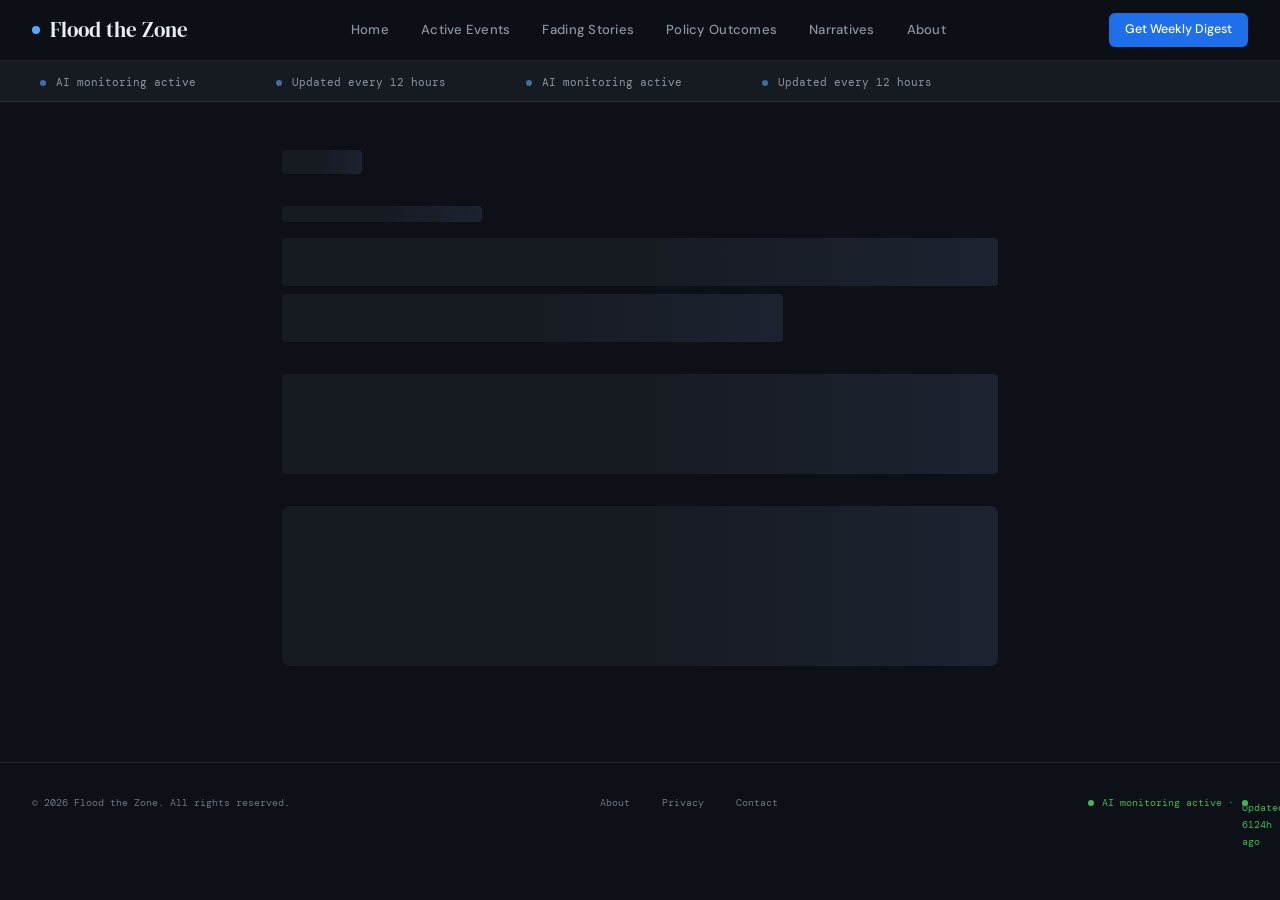
<file: story.html>
<!DOCTYPE html>
<html lang="en">
<head>
<meta charset="UTF-8">
<meta name="viewport" content="width=device-width, initial-scale=1.0">
<title>Story — Flood the Zone</title>
<link href="https://fonts.googleapis.com/css2?family=DM+Serif+Display:ital@0;1&family=DM+Sans:wght@300;400;500&family=DM+Mono:wght@400;500&display=swap" rel="stylesheet">
<link rel="stylesheet" href="/shared.css">
</head>
<body>
<div id="nav-placeholder"></div>

<main>
  <div class="story-page" id="story-content">
    <!-- Loading state -->
    <div style="height:24px;width:80px;border-radius:4px;margin-bottom:2rem;" class="skeleton"></div>
    <div style="height:16px;width:200px;border-radius:4px;margin-bottom:1rem;" class="skeleton"></div>
    <div style="height:48px;width:100%;border-radius:4px;margin-bottom:0.5rem;" class="skeleton"></div>
    <div style="height:48px;width:70%;border-radius:4px;margin-bottom:2rem;" class="skeleton"></div>
    <div style="height:100px;width:100%;border-radius:4px;margin-bottom:2rem;" class="skeleton"></div>
    <div style="height:160px;width:100%;border-radius:8px;" class="skeleton"></div>
  </div>
</main>

<div id="footer-placeholder"></div>
<script src="/shared.js"></script>
<script>
document.getElementById('nav-placeholder').innerHTML = renderNav();
document.getElementById('footer-placeholder').innerHTML = renderFooter();
setActiveNav();

async function loadStory() {
  const params = new URLSearchParams(window.location.search);
  const id = params.get('id');

  const data = await loadStories();
  if (!data) {
    document.getElementById('story-content').innerHTML = `
      <a href="/index.html" class="story-page-back">← Back to home</a>
      <p style="color:var(--text2)">Could not load story. Please try again.</p>`;
    return;
  }

  renderTicker(data.ticker);
  updateFooterTime(data.meta.last_updated);

  // Search all story arrays
  const allStories = [
    ...(data.major_stories || []),
    ...(data.fading_stories || []),
    ...(data.outcomes || [])
  ];
  const story = allStories.find(s => s.id === id);

  if (!story) {
    document.getElementById('story-content').innerHTML = `
      <a href="/index.html" class="story-page-back">← Back to home</a>
      <p style="color:var(--text2)">Story not found.</p>`;
    return;
  }

  // Update page title
  document.title = `${story.title} — Flood the Zone`;

  const impactColor = story.status === 'hot' ? 'var(--red)' : story.status === 'fading' ? 'var(--amber)' : 'var(--blue)';

  document.getElementById('story-content').innerHTML = `
    <a href="javascript:history.back()" class="story-page-back">← Back</a>

    <div class="story-page-eyebrow">
      <span class="status-pill ${pillClass(story.status)}">${statusEmoji(story.status)} ${story.status_label || story.status}</span>
      <span style="font-family:var(--mono);font-size:0.65rem;color:var(--text3);letter-spacing:0.08em;">${story.category || ''}</span>
      ${story.updated ? `<span style="font-family:var(--mono);font-size:0.65rem;color:var(--text3);">Updated ${story.updated}</span>` : ''}
    </div>

    <h1 class="story-page-title">${story.title}</h1>
    <p class="story-page-summary">${story.summary}</p>

    ${story.impact ? `
    <div class="story-meta-grid">
      <div class="story-meta-cell">
        <div class="story-meta-label">Impact Score</div>
        <div class="story-meta-value blue">${story.impact}<span style="font-size:1rem;color:var(--text3)">/100</span></div>
        <div class="impact-bar"><div class="impact-fill" id="impact-bar" style="width:0%;background:${impactColor}"></div></div>
      </div>
      <div class="story-meta-cell">
        <div class="story-meta-label">Articles Tracked</div>
        <div class="story-meta-value">${Number(story.articles_tracked || 0).toLocaleString()}</div>
      </div>
      <div class="story-meta-cell">
        <div class="story-meta-label">Months Active</div>
        <div class="story-meta-value">${story.months_active || '—'}</div>
      </div>
      <div class="story-meta-cell">
        <div class="story-meta-label">Category</div>
        <div class="story-meta-value" style="font-size:1rem;font-family:var(--sans);font-weight:500;">${story.category || '—'}</div>
      </div>
    </div>` : ''}

    ${story.analysis ? `
    <div class="story-section-title">AI Analysis</div>
    <div class="story-analysis-box">
      <p class="story-analysis-text">${story.analysis}</p>
    </div>` : ''}

    ${story.timeline && story.timeline.length ? `
    <div class="story-section-title">Update Timeline</div>
    <div class="timeline-list">
      ${story.timeline.map(t => `
        <div class="tl-item ${t.latest ? 'latest' : ''}">
          <div class="tl-date">${t.date}</div>
          <div class="tl-event">${t.event}</div>
        </div>`).join('')}
    </div>` : ''}

    ${story.result ? `
    <div class="story-section-title">Verified Outcome</div>
    <div style="background:var(--green-bg);border:1px solid rgba(63,185,80,0.15);border-radius:10px;padding:1.25rem;margin-bottom:2rem;">
      <p style="font-size:0.88rem;color:var(--green);line-height:1.7;">${story.result}</p>
    </div>` : ''}

    <div style="border-top:1px solid var(--border);padding-top:2rem;margin-top:2rem;display:flex;gap:1rem;flex-wrap:wrap;">
      <a href="/active.html" style="font-family:var(--mono);font-size:0.72rem;color:var(--blue);text-decoration:none;">← All active stories</a>
      <a href="/index.html" style="font-family:var(--mono);font-size:0.72rem;color:var(--text2);text-decoration:none;">← Home</a>
    </div>
  `;

  // Animate impact bar
  setTimeout(() => {
    const bar = document.getElementById('impact-bar');
    if (bar && story.impact) bar.style.width = story.impact + '%';
  }, 200);

  initFadeUp();
}

loadStory();
</script>
</body>
</html>
</file>
<file: shared.css>
/* shared.css - used by all pages */
:root {
  --bg: #0d1117; --surface: #161b22; --surface2: #1c2230;
  --border: rgba(255,255,255,0.08); --border2: rgba(255,255,255,0.14);
  --blue: #58a6ff; --blue-dim: #1f6feb; --blue-bg: rgba(88,166,255,0.06); --blue-bg2: rgba(88,166,255,0.12);
  --text: #e6edf3; --text2: #8b949e; --text3: #6e7681;
  --red: #f85149; --red-bg: rgba(248,81,73,0.08);
  --amber: #d29922; --amber-bg: rgba(210,153,34,0.08);
  --green: #3fb950; --green-bg: rgba(63,185,80,0.08);
  --purple: #bc8cff; --purple-bg: rgba(188,140,255,0.08);
  --serif: 'DM Serif Display', serif; --sans: 'DM Sans', sans-serif; --mono: 'DM Mono', monospace;
}
*, *::before, *::after { box-sizing: border-box; margin: 0; padding: 0; }
html { scroll-behavior: smooth; }
body { background: var(--bg); color: var(--text); font-family: var(--sans); font-size: 15px; line-height: 1.6; overflow-x: hidden; }

/* NAV */
nav { position: sticky; top: 0; z-index: 100; background: rgba(13,17,23,0.92); backdrop-filter: blur(12px); border-bottom: 1px solid var(--border); }
.nav-inner { max-width: 1280px; margin: 0 auto; padding: 0 2rem; display: flex; align-items: center; justify-content: space-between; height: 60px; }
.nav-logo { font-family: var(--serif); font-size: 1.3rem; color: var(--text); text-decoration: none; display: flex; align-items: center; gap: 10px; }
.nav-logo-dot { width: 8px; height: 8px; background: var(--blue); border-radius: 50%; animation: livepulse 2s infinite; flex-shrink: 0; }
@keyframes livepulse { 0%,100%{opacity:1;box-shadow:0 0 0 0 rgba(88,166,255,0.4)} 50%{opacity:0.7;box-shadow:0 0 0 6px rgba(88,166,255,0)} }
.nav-links { display: flex; gap: 0; }
.nav-links a { color: var(--text2); text-decoration: none; font-size: 0.82rem; font-weight: 500; letter-spacing: 0.02em; padding: 0 1rem; height: 60px; display: flex; align-items: center; border-bottom: 2px solid transparent; transition: all 0.2s; }
.nav-links a:hover { color: var(--text); border-bottom-color: var(--blue); }
.nav-links a.active { color: var(--blue); border-bottom-color: var(--blue); }
.nav-cta { background: var(--blue-dim); color: #fff; border: none; padding: 7px 16px; font-family: var(--sans); font-size: 0.78rem; font-weight: 500; cursor: pointer; border-radius: 6px; transition: background 0.2s; text-decoration: none; }
.nav-cta:hover { background: var(--blue); }

/* TICKER */
.ticker-wrap { background: var(--surface); border-bottom: 1px solid var(--border); padding: 8px 0; overflow: hidden; white-space: nowrap; }
.ticker-inner { display: inline-flex; animation: tick 50s linear infinite; }
.ticker-item { font-family: var(--mono); font-size: 0.68rem; color: var(--text2); padding: 0 2.5rem; display: inline-flex; align-items: center; gap: 10px; }
.ticker-item::before { content: ''; width: 6px; height: 6px; background: var(--blue); border-radius: 50%; flex-shrink: 0; opacity: 0.6; }
@keyframes tick { 0%{transform:translateX(0)} 100%{transform:translateX(-50%)} }

/* COMMON */
.container { max-width: 1280px; margin: 0 auto; padding: 0 2rem; }
.section-label { font-family: var(--mono); font-size: 0.68rem; color: var(--blue); letter-spacing: 0.18em; text-transform: uppercase; margin-bottom: 1rem; display: flex; align-items: center; gap: 10px; }
.section-label::after { content: ''; flex: 1; height: 1px; background: var(--border); }
.page-header { padding: 4rem 0 3rem; border-bottom: 1px solid var(--border); }
.page-title { font-family: var(--serif); font-size: clamp(2rem, 5vw, 3.5rem); color: var(--text); margin-bottom: 0.75rem; }
.page-desc { color: var(--text2); font-size: 0.95rem; max-width: 560px; font-weight: 300; line-height: 1.7; }

/* STATUS PILLS */
.status-pill { font-family: var(--mono); font-size: 0.62rem; letter-spacing: 0.1em; padding: 3px 10px; border-radius: 100px; font-weight: 500; display: inline-block; }
.pill-hot { background: var(--red-bg); color: var(--red); border: 1px solid rgba(248,81,73,0.2); }
.pill-developing { background: var(--blue-bg); color: var(--blue); border: 1px solid rgba(88,166,255,0.2); }
.pill-fading { background: var(--amber-bg); color: var(--amber); border: 1px solid rgba(210,153,34,0.2); }
.pill-resolved { background: var(--green-bg); color: var(--green); border: 1px solid rgba(63,185,80,0.2); }

/* CARDS */
.cards-grid { display: grid; grid-template-columns: repeat(3, 1fr); gap: 1px; background: var(--border); border: 1px solid var(--border); border-radius: 12px; overflow: hidden; margin-top: 2rem; }
.story-card { background: var(--surface); padding: 1.75rem; display: flex; flex-direction: column; gap: 1rem; transition: background 0.2s; cursor: pointer; position: relative; overflow: hidden; text-decoration: none; color: inherit; }
.story-card:hover { background: var(--surface2); }
.story-card::before { content: ''; position: absolute; top: 0; left: 0; right: 0; height: 2px; }
.story-card.hot::before { background: var(--red); }
.story-card.developing::before { background: var(--blue); }
.story-card.fading::before { background: var(--amber); }
.story-card.resolved::before { background: var(--green); }
.card-meta { display: flex; align-items: center; justify-content: space-between; }
.card-date { font-family: var(--mono); font-size: 0.65rem; color: var(--text3); }
.card-title { font-family: var(--serif); font-size: 1.08rem; color: var(--text); line-height: 1.35; }
.card-summary { font-size: 0.8rem; color: var(--text2); line-height: 1.6; font-weight: 300; }
.card-footer { margin-top: auto; display: flex; align-items: center; justify-content: space-between; }
.card-category { font-family: var(--mono); font-size: 0.62rem; color: var(--text3); letter-spacing: 0.08em; }
.card-arrow { font-size: 0.8rem; color: var(--blue); opacity: 0; transition: opacity 0.2s; }
.story-card:hover .card-arrow { opacity: 1; }

/* SKELETON */
.skeleton { background: linear-gradient(90deg, var(--surface) 25%, var(--surface2) 50%, var(--surface) 75%); background-size: 200% 100%; animation: shimmer 1.5s infinite; }
@keyframes shimmer { 0%{background-position:200% 0} 100%{background-position:-200% 0} }

/* MODAL */
.modal-overlay { position: fixed; inset: 0; background: rgba(0,0,0,0.85); z-index: 1000; display: flex; align-items: flex-end; justify-content: center; opacity: 0; pointer-events: none; transition: opacity 0.3s; }
.modal-overlay.active { opacity: 1; pointer-events: all; }
.modal { background: var(--surface); border: 1px solid var(--border2); border-radius: 16px 16px 0 0; width: 100%; max-width: 680px; max-height: 85vh; overflow-y: auto; transform: translateY(100%); transition: transform 0.35s cubic-bezier(0.32, 0.72, 0, 1); }
.modal-overlay.active .modal { transform: translateY(0); }
.modal-handle { width: 36px; height: 4px; background: var(--border2); border-radius: 2px; margin: 1rem auto 0; }
.modal-header { padding: 1.25rem 1.5rem; border-bottom: 1px solid var(--border); display: flex; justify-content: space-between; align-items: flex-start; gap: 1rem; }
.modal-close { font-family: var(--mono); font-size: 0.7rem; color: var(--text2); background: none; border: 1px solid var(--border2); padding: 4px 10px; cursor: pointer; border-radius: 6px; flex-shrink: 0; transition: all 0.2s; }
.modal-close:hover { color: var(--text); border-color: var(--text); }
.modal-body { padding: 1.5rem; }

/* STORY PAGE */
.story-page { max-width: 780px; margin: 0 auto; padding: 3rem 2rem 6rem; }
.story-page-back { font-family: var(--mono); font-size: 0.72rem; color: var(--text2); text-decoration: none; display: inline-flex; align-items: center; gap: 6px; margin-bottom: 2rem; transition: color 0.2s; }
.story-page-back:hover { color: var(--blue); }
.story-page-eyebrow { display: flex; align-items: center; gap: 10px; margin-bottom: 1rem; flex-wrap: wrap; }
.story-page-title { font-family: var(--serif); font-size: clamp(1.8rem, 4vw, 2.8rem); color: var(--text); line-height: 1.15; margin-bottom: 1.5rem; }
.story-page-summary { font-size: 1.05rem; color: var(--text2); line-height: 1.8; font-weight: 300; margin-bottom: 2rem; padding-bottom: 2rem; border-bottom: 1px solid var(--border); }
.story-section-title { font-family: var(--mono); font-size: 0.65rem; color: var(--blue); letter-spacing: 0.18em; text-transform: uppercase; margin-bottom: 1rem; }
.story-analysis-box { background: var(--surface); border: 1px solid var(--border); border-radius: 10px; padding: 1.5rem; margin-bottom: 2rem; }
.story-analysis-text { font-size: 0.92rem; color: var(--text2); line-height: 1.8; font-weight: 300; }
.story-meta-grid { display: grid; grid-template-columns: repeat(4,1fr); gap: 1px; background: var(--border); border: 1px solid var(--border); border-radius: 10px; overflow: hidden; margin-bottom: 2rem; }
.story-meta-cell { background: var(--surface); padding: 1rem; }
.story-meta-label { font-family: var(--mono); font-size: 0.58rem; color: var(--text3); letter-spacing: 0.1em; text-transform: uppercase; margin-bottom: 4px; }
.story-meta-value { font-family: var(--serif); font-size: 1.4rem; color: var(--text); line-height: 1; }
.story-meta-value.blue { color: var(--blue); }
.impact-bar { height: 6px; background: var(--border); border-radius: 3px; overflow: hidden; margin-top: 6px; }
.impact-fill { height: 100%; background: var(--blue); border-radius: 3px; transition: width 1s ease-out; }
.timeline-list { display: flex; flex-direction: column; margin-bottom: 2rem; }
.tl-item { display: flex; gap: 1rem; padding: 1rem 0; border-bottom: 1px solid var(--border); position: relative; padding-left: 1.5rem; }
.tl-item::before { content: ''; position: absolute; left: 0; top: 1.4rem; width: 8px; height: 8px; border-radius: 50%; background: var(--border2); }
.tl-item.latest::before { background: var(--blue); box-shadow: 0 0 0 3px rgba(88,166,255,0.2); }
.tl-date { font-family: var(--mono); font-size: 0.65rem; color: var(--text3); white-space: nowrap; min-width: 80px; padding-top: 2px; }
.tl-event { font-size: 0.88rem; color: var(--text2); line-height: 1.5; font-weight: 300; }
.tl-item.latest .tl-event { color: var(--text); }

/* FOOTER */
footer { background: var(--bg); border-top: 1px solid var(--border); padding: 2rem 0; }
.footer-inner { max-width: 1280px; margin: 0 auto; padding: 0 2rem; display: flex; justify-content: space-between; align-items: center; flex-wrap: wrap; gap: 1rem; }
.footer-copy { font-family: var(--mono); font-size: 0.65rem; color: var(--text3); }
.footer-links { display: flex; gap: 2rem; }
.footer-links a { font-family: var(--mono); font-size: 0.65rem; color: var(--text3); text-decoration: none; transition: color 0.2s; }
.footer-links a:hover { color: var(--blue); }
.footer-status { display: flex; align-items: center; gap: 8px; font-family: var(--mono); font-size: 0.65rem; color: var(--green); }
.footer-status span { width: 6px; height: 6px; background: var(--green); border-radius: 50%; animation: pulse2 2s infinite; }
@keyframes pulse2 { 0%,100%{opacity:1} 50%{opacity:0.4} }

/* FADE UP */
.fade-up { opacity: 0; transform: translateY(20px); transition: opacity 0.6s ease, transform 0.6s ease; }
.fade-up.visible { opacity: 1; transform: translateY(0); }

/* RESPONSIVE */
@media(max-width:1024px) { .cards-grid { grid-template-columns: repeat(2,1fr); } .story-meta-grid { grid-template-columns: repeat(2,1fr); } }
@media(max-width:768px) { .nav-links { display: none; } .cards-grid { grid-template-columns: 1fr; } .story-meta-grid { grid-template-columns: repeat(2,1fr); } }
</file>
